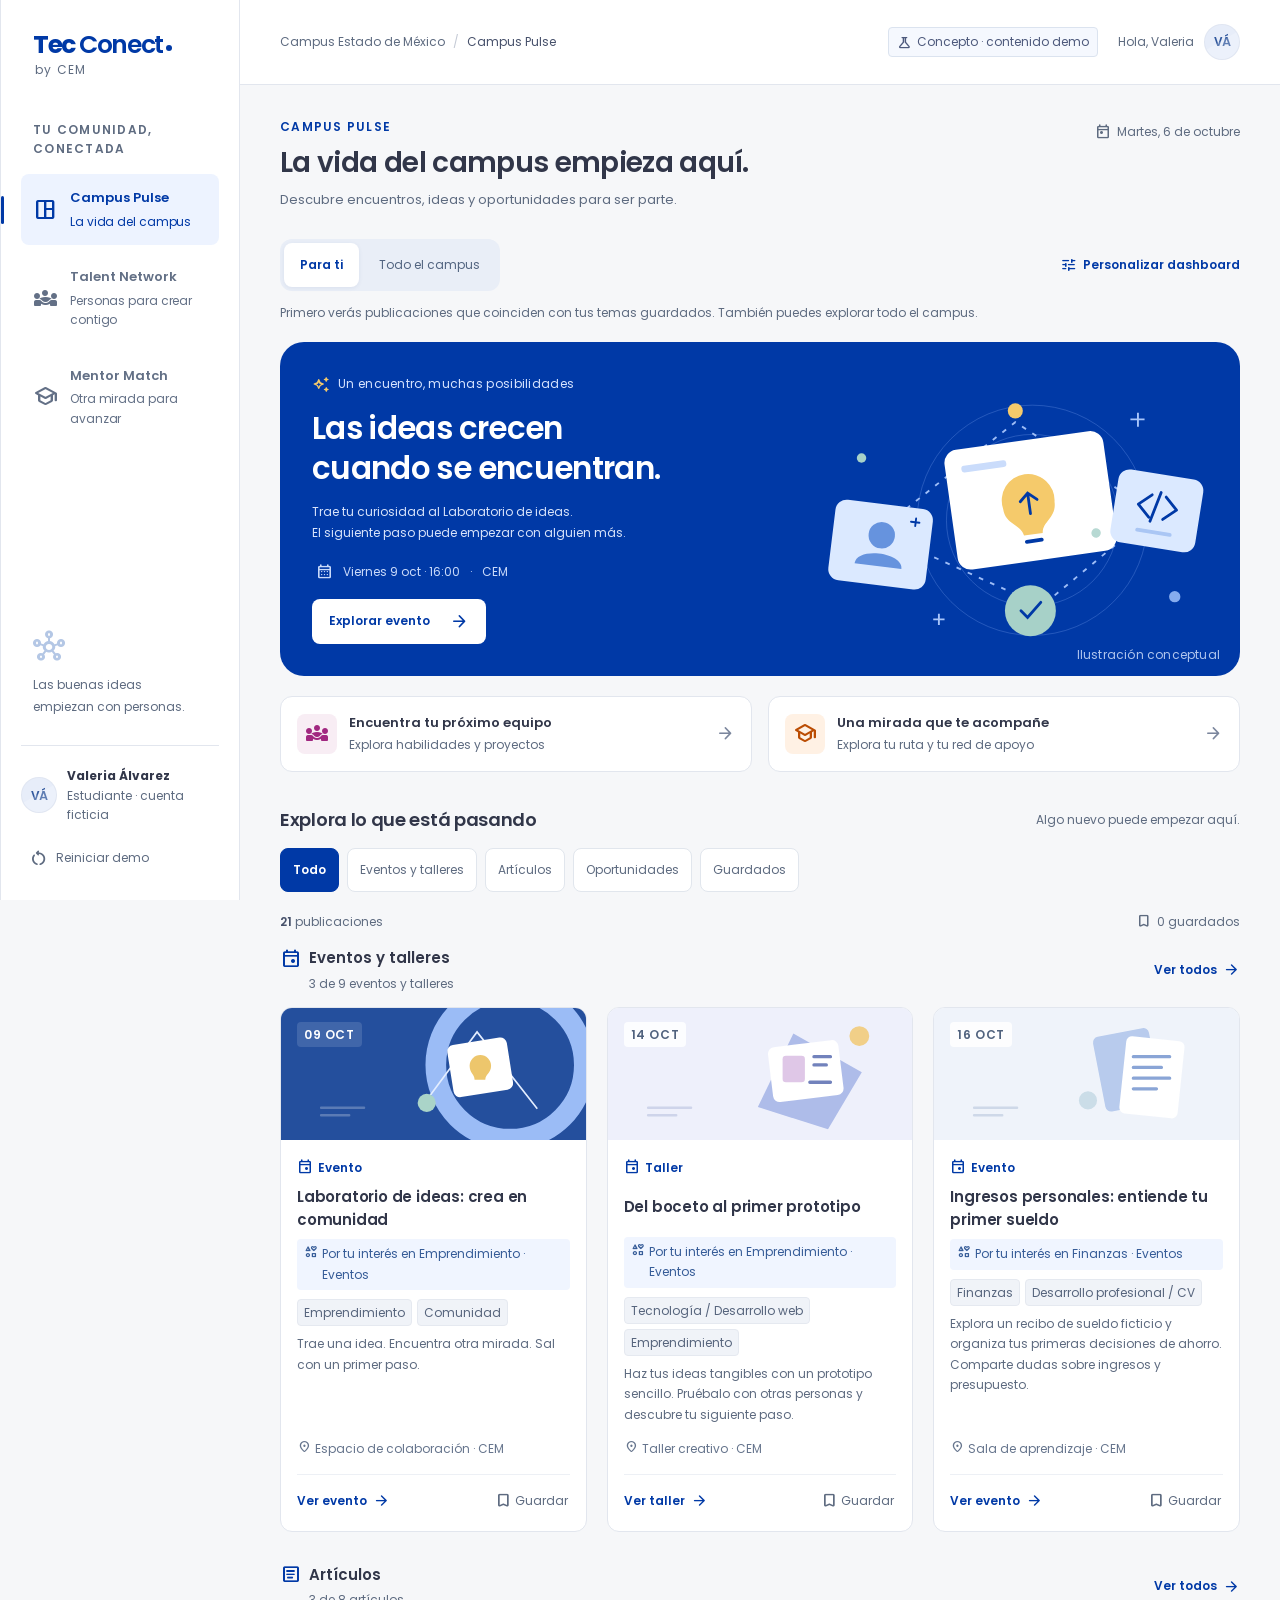
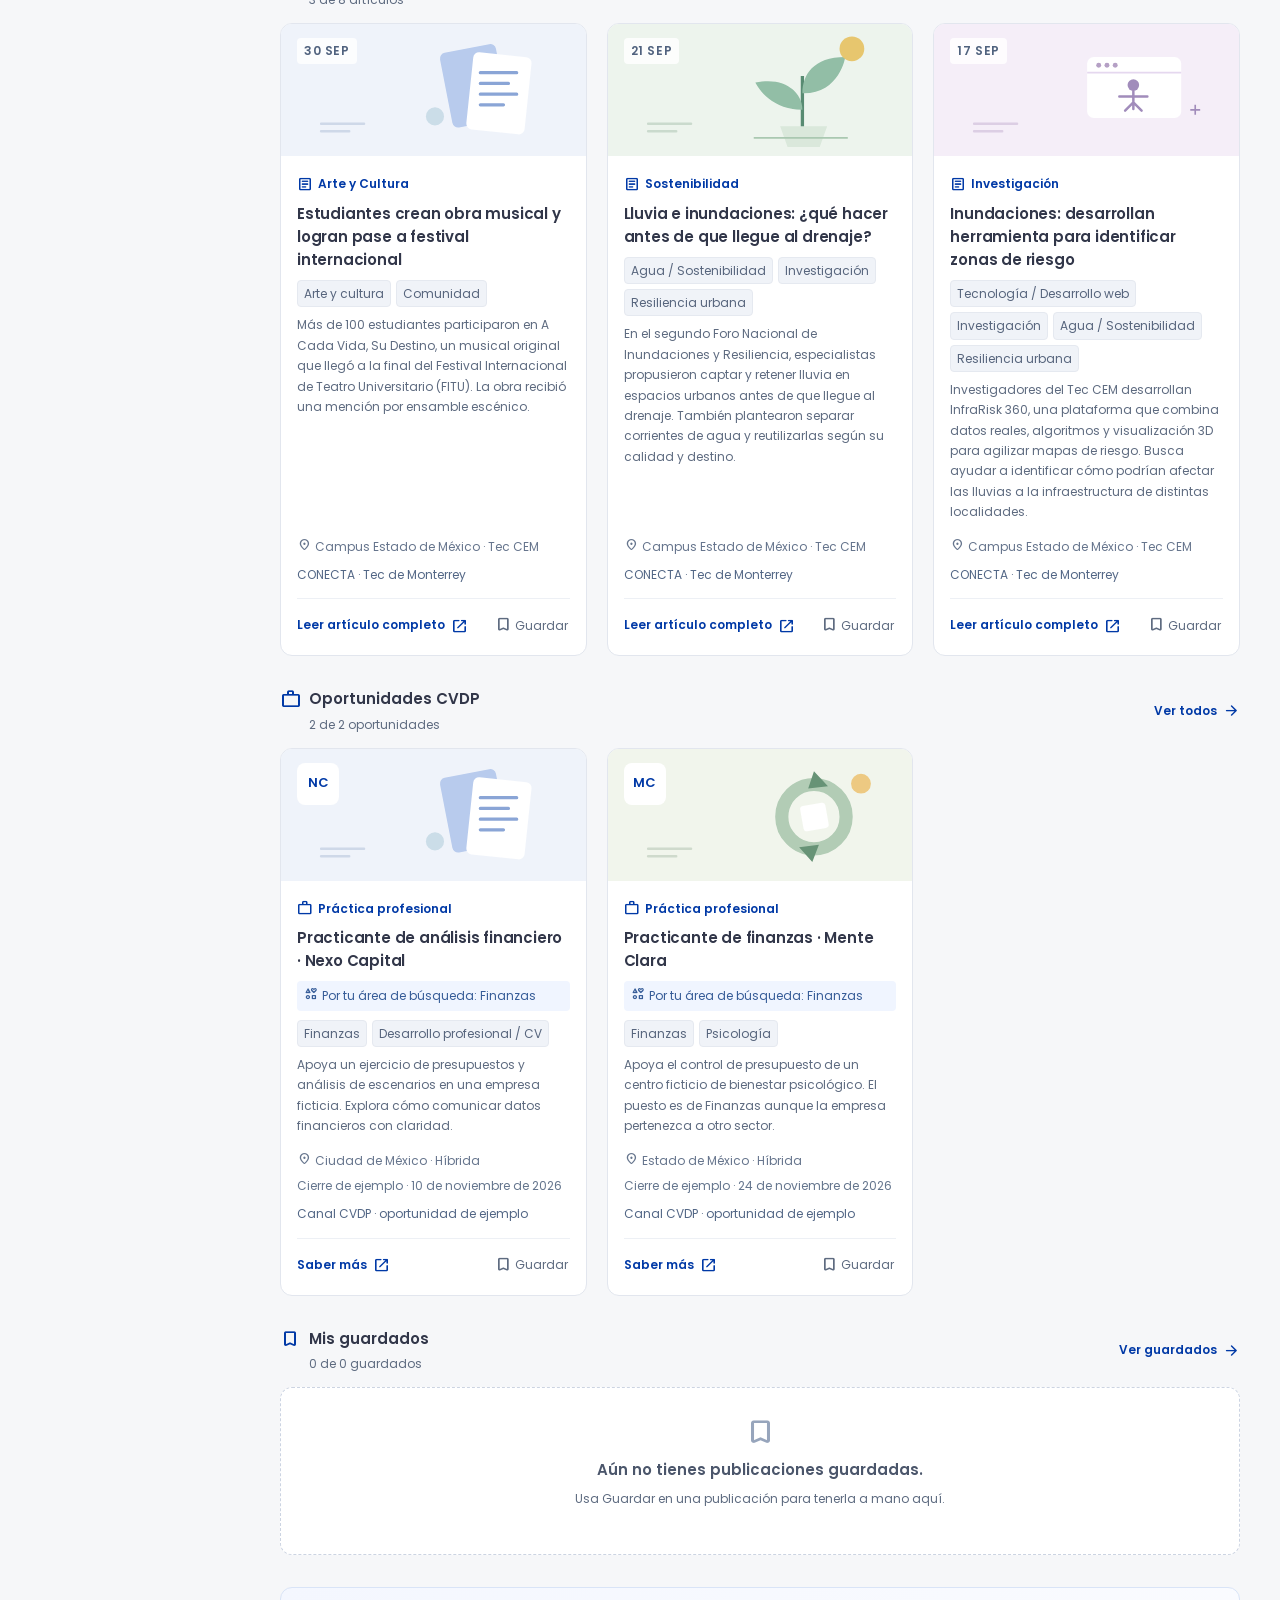
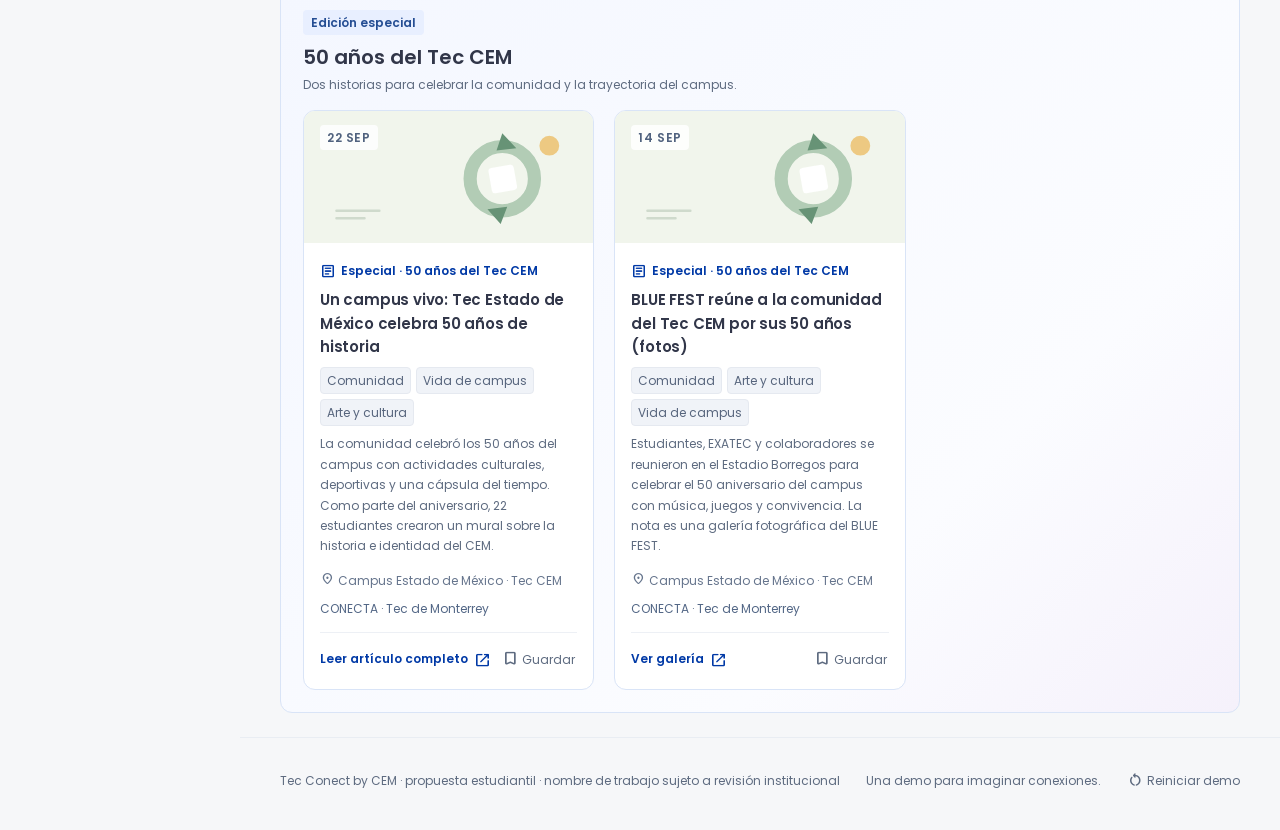
<file: tec-conect-v1/index.html>
<!doctype html>
<html lang="es">
<head>
  <meta charset="utf-8">
  <meta name="viewport" content="width=device-width, initial-scale=1">
  <meta name="theme-color" content="#0039A6">
  <meta name="description" content="Prototipo conceptual de Tec Conect by CEM: actividades, talento y mentoría con contenido ficticio.">
  <title>Tec Conect by CEM · Campus Pulse</title>
  <link rel="stylesheet" href="styles.css">
  <link rel="stylesheet" href="profile.css">
  <link rel="stylesheet" href="pulse.css">
  <link rel="stylesheet" href="talent.css">
  <link rel="stylesheet" href="mentor.css">
  <script defer src="data.js"></script>
  <script defer src="state.js"></script>
  <script defer src="ui.js"></script>
  <script defer src="calendar.js"></script>
  <script defer src="demo-ai.js"></script>
  <script defer src="views/profile.js"></script>
  <script defer src="views/pulse-actions.js"></script>
  <script defer src="views/pulse.js"></script>
  <script defer src="views/talent.js"></script>
  <script defer src="views/mentor.js"></script>
  <script defer src="app.js"></script>
</head>
<body>
  <a class="skip-link" href="#main">Saltar al contenido</a>
  <div id="app"></div>
  <div id="live" class="sr-only" role="status" aria-live="polite" aria-atomic="true"></div>
  <div id="toast" class="toast" aria-hidden="true" hidden></div>
  <noscript><p class="noscript">Activa JavaScript para explorar este prototipo de Tec Conect.</p></noscript>
</body>
</html>
</file>
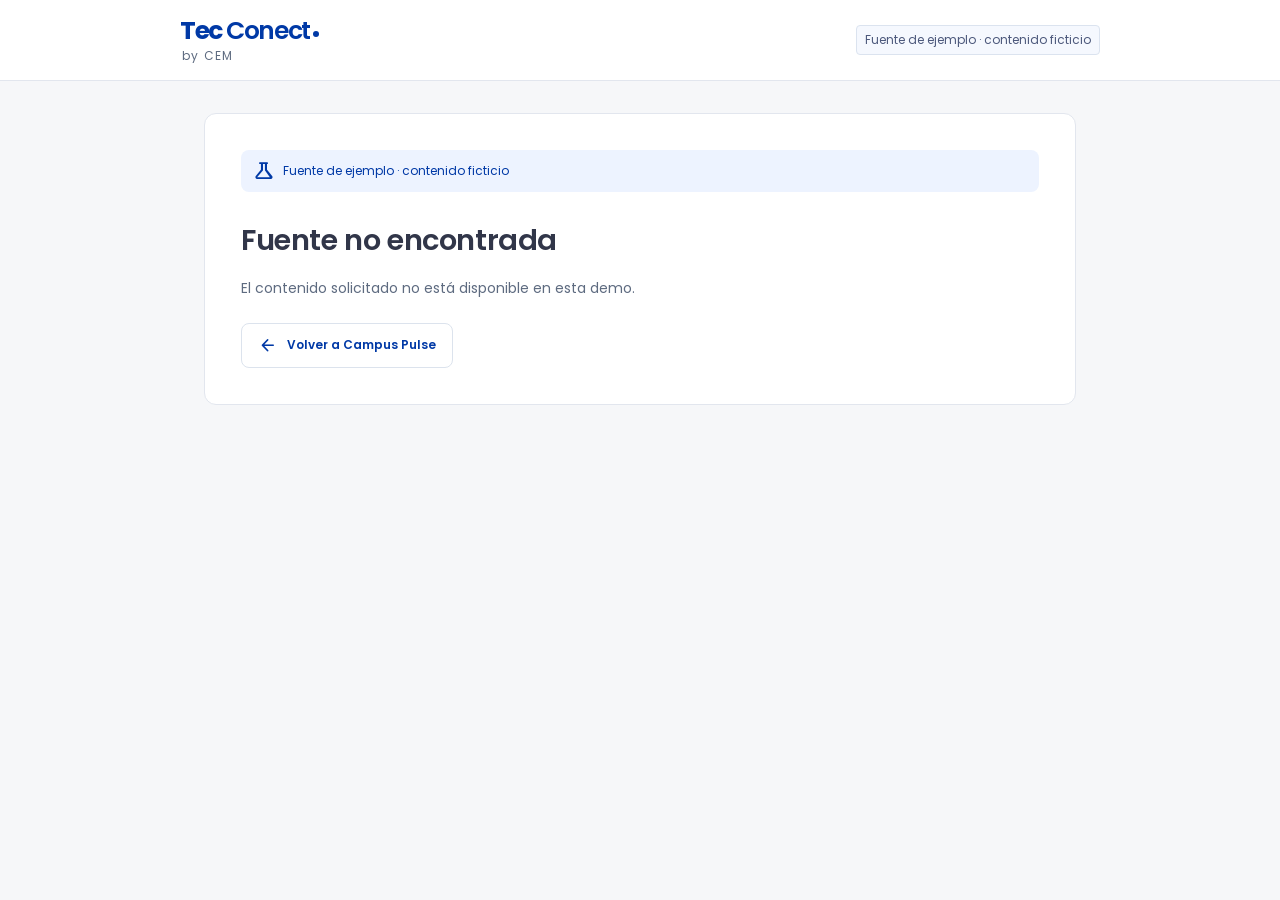
<file: tec-conect-v1/demo-source.html>
<!doctype html>
<html lang="es">
<head>
  <meta charset="utf-8">
  <meta name="viewport" content="width=device-width, initial-scale=1">
  <meta name="theme-color" content="#0039A6">
  <title>Fuente de ejemplo · Tec Conect</title>
  <link rel="stylesheet" href="styles.css">
  <link rel="stylesheet" href="pulse.css">
  <script defer src="data.js"></script>
  <script defer src="state.js"></script>
  <script defer src="ui.js"></script>
  <script defer src="demo-source.js"></script>
</head>
<body class="demo-source-page">
  <header class="source-topbar"><a href="index.html#/pulse" class="wordmark" aria-label="Tec Conect by CEM, volver a Pulse"><strong>Tec <span>Conect</span><i aria-hidden="true"></i></strong><small>by CEM</small></a><span class="concept-chip">Fuente de ejemplo · contenido ficticio</span></header>
  <main id="source-main" class="source-main"></main>
  <noscript><p class="noscript">Activa JavaScript para leer esta fuente ficticia.</p></noscript>
</body>
</html>
</file>
<file: tec-conect-v1/styles.css>
@font-face{font-family:Poppins;src:url('assets/Poppins-Regular.ttf') format('truetype');font-weight:400;font-display:swap}
@font-face{font-family:Poppins;src:url('assets/Poppins-SemiBold.ttf') format('truetype');font-weight:600;font-display:swap}
@font-face{font-family:Poppins;src:url('assets/Poppins-Bold.ttf') format('truetype');font-weight:700;font-display:swap}
@font-face{font-family:'Material Symbols Rounded';src:url('assets/MaterialSymbolsRounded.woff2') format('woff2');font-weight:400;font-style:normal;font-display:block}
:root{--blue:#0039a6;--ink:#313649;--muted:#5e6b80;--line:#e2e6ee;--bg:#f6f7f9;--purple:#a12780;--orange:#bb4c02;--accent:var(--blue);--tint:#edf3ff;--radius:12px}
*{box-sizing:border-box}
html{scroll-behavior:auto;scroll-padding-top:24px}
body{margin:0;background:var(--bg);color:var(--ink);font-family:Poppins,Arial,sans-serif;font-size:14px;line-height:1.6;-webkit-font-smoothing:antialiased}
button,input,select,textarea{font:inherit;color:inherit}
button,a,input,select,textarea{-webkit-tap-highlight-color:transparent}
button{cursor:pointer}
button:disabled{cursor:default}
a{color:inherit;text-decoration:none}
button{border:0;background:none}
button,a{touch-action:manipulation}
button:focus-visible,a:focus-visible,input:focus-visible,textarea:focus-visible,select:focus-visible,[tabindex]:focus-visible{outline:3px solid #467fdf;outline-offset:3px}
h1,h2,h3,p{margin:0}
h1,h2,h3{font-weight:600;line-height:1.35}
svg{display:block;max-width:100%}
[hidden]{display:none!important}
.icon{font-family:'Material Symbols Rounded';font-weight:400;font-style:normal;font-size:22px;line-height:1;letter-spacing:normal;text-transform:none;display:inline-block;white-space:nowrap;word-wrap:normal;direction:ltr;font-feature-settings:'liga';-webkit-font-feature-settings:'liga';-webkit-font-smoothing:antialiased;flex:0 0 auto}
.sr-only{position:absolute;width:1px;height:1px;padding:0;margin:-1px;overflow:hidden;clip:rect(0,0,0,0);white-space:nowrap;border:0}
.skip-link{position:fixed;z-index:100;left:16px;top:12px;transform:translateY(-150%);background:var(--blue);color:white;border-radius:8px;padding:12px 16px}
.skip-link:focus{transform:translateY(0)}
.app-shell{max-width:1400px;min-height:100vh;margin:auto;display:grid;grid-template-columns:240px minmax(0,1fr)}
.app-shell.talent{--accent:var(--purple);--tint:#faf0f7}
.app-shell.mentor{--accent:var(--orange);--tint:#fff4eb}
.sidebar{position:sticky;top:0;height:100vh;background:#fff;border-left:1px solid var(--line);border-right:1px solid var(--line);padding:32px 20px 20px;display:flex;flex-direction:column}
.wordmark{display:inline-flex;flex-direction:column;align-items:flex-start;min-height:44px;color:var(--blue);line-height:1}
.wordmark strong{font-size:25px;letter-spacing:-1.3px;font-weight:700;position:relative}
.wordmark strong span{font-weight:600}
.wordmark i{display:inline-block;height:6px;width:6px;background:var(--blue);border-radius:50%;margin:0 0 2px 3px}
.wordmark small{font-size:12px;letter-spacing:1.2px;padding-top:7px;margin-left:2px;color:#657593}
.sidebar>.wordmark{margin-left:12px}
.sidebar-kicker{margin:44px 12px 16px;color:#8790a3;font-size:12px;font-weight:600;letter-spacing:1.25px}
.sidebar nav{display:flex;flex-direction:column;gap:8px}
.nav-link{display:flex;align-items:center;gap:12px;padding:14px 12px;border-radius:8px;min-height:68px;position:relative;color:#637086}
.nav-link .icon{font-size:25px}
.nav-link strong{font-size:13px;display:block;font-weight:600}
.nav-link small{font-size:12px;display:block;margin-top:3px;letter-spacing:-.1px}
.nav-link.active{background:var(--tint);color:var(--accent)}
.nav-link.active:before{content:'';width:3px;height:28px;border-radius:4px;background:var(--accent);position:absolute;left:-20px}
.nav-link:hover{background:#f4f6fa}
.nav-link.active:hover{background:var(--tint)}
.sidebar-note{margin:auto 12px 28px;padding-top:56px;color:#78859b;font-size:12px;line-height:1.8}
.sidebar-note>.icon{font-size:32px;color:#b4c7e5;margin-bottom:12px}
.sidebar-footer{border-top:1px solid var(--line);padding-top:20px}
.account{display:flex;align-items:center;gap:10px}
.account strong{display:block;font-size:12px}
.account small{font-size:12px;display:block;color:var(--muted)}
.avatar{width:56px;height:56px;display:inline-flex;justify-content:center;align-items:center;flex-shrink:0;border-radius:50%;font-size:17px;font-weight:600;letter-spacing:-.5px;position:relative;overflow:hidden;border:1px solid rgba(49,54,73,.04)}
.avatar:after{content:'';position:absolute;width:55px;height:20px;background:rgba(255,255,255,.22);transform:rotate(-30deg);bottom:0;right:-16px}
.avatar.rose{background:#f2dce9;color:#84365f}
.avatar.blue{background:#dce7fc;color:#37548e}
.avatar.peach{background:#f7e3d8;color:#955640}
.avatar.mint{background:#dceddf;color:#47785c}
.avatar.lavender{background:#e9e1f5;color:#746091}
.avatar.sand{background:#f2e8d4;color:#907345}
.avatar.account-avatar{width:36px;height:36px;background:#e7edf9;color:#31589d;font-size:12px}
.reset-button{display:flex;align-items:center;gap:8px;margin:12px 0 0;min-height:44px;color:#788196;font-size:12px;padding:4px 8px}
.reset-button>.icon{font-size:19px}
.workspace{min-width:0}
.topbar{min-height:80px;padding:20px 40px;border-bottom:1px solid var(--line);display:flex;align-items:center;justify-content:space-between;gap:12px;background:#fff;position:sticky;top:0;z-index:15}
.desktop-context{font-size:12px;color:#7b8496;display:flex;gap:8px;align-items:center}
.desktop-context strong{font-weight:400;color:#47516b}
.desktop-context>span{color:#c4cad5}
.topbar-right{display:flex;align-items:center;gap:20px}
.concept-chip{display:inline-flex;align-items:center;gap:5px;white-space:nowrap;border:1px solid #dbe3ef;border-radius:4px;font-size:12px;background:#f5f8fe;color:#4d597c;padding:5px 8px;font-weight:400;line-height:1.5}
.concept-chip .icon{font-size:15px}
.top-account{display:flex;align-items:center;gap:10px;font-size:12px;color:#657086}
.mobile-brand,.topbar .mobile-reset{display:none}
.main-content{padding:32px 40px 24px;min-height:calc(100vh - 152px)}
.main-content:focus{outline:none}
.page-title{display:flex;align-items:flex-start;gap:16px;justify-content:space-between;margin-bottom:28px}
.eyebrow{display:block;font-size:12px;letter-spacing:1.25px;font-weight:600;text-transform:uppercase;color:var(--accent);margin-bottom:8px}
.page-title h1{font-size:25px;letter-spacing:-.65px;font-weight:600}
.page-title p{font-size:12px;color:var(--muted);margin-top:8px}
.date-label{display:flex;align-items:center;gap:6px;font-size:12px;white-space:nowrap;color:#81899a;padding-top:5px}
.date-label .icon{font-size:16px}
.pulse-hero{position:relative;overflow:hidden;display:grid;grid-template-columns:1.12fr 1fr;background:var(--blue);border-radius:24px;color:#fff;min-height:330px;align-items:center}
.hero-copy{padding:32px 0 32px 32px;position:relative;z-index:1}
.hero-eyebrow{display:flex;align-items:center;gap:8px;font-size:12px;font-weight:400;color:#d6e4ff;letter-spacing:.3px}
.hero-eyebrow .icon{font-size:18px;color:#f5ca6b}
.hero-copy h2{font-size:31px;line-height:1.28;letter-spacing:-.65px;margin:16px 0 12px;font-weight:600}
.hero-copy p{font-size:12px;line-height:1.8;color:#d7e3fa;max-width:360px}
.hero-meta{display:flex;align-items:center;gap:6px;color:#c9dafa;font-size:12px;margin:18px 0}
.hero-meta .icon{font-size:17px}
.hero-meta>span{margin:0 4px}
.hero-art{width:100%;height:auto;min-width:0}
.art-caption{position:absolute;right:20px;bottom:12px;color:#afc5ed;font-size:12px;letter-spacing:.2px}
.button{min-height:44px;border-radius:8px;display:inline-flex;align-items:center;justify-content:center;gap:10px;font-size:12px;font-weight:600;padding:12px 16px;line-height:1.5;border:1px solid transparent;transition:background .15s}
.button .icon{font-size:19px}
.button.primary{background:var(--accent);color:#fff}
.button.primary:hover{filter:brightness(.94)}
.button.secondary{background:#fff;color:var(--accent);border-color:#dce3ed}
.button.secondary:hover{background:var(--tint)}
.hero-button{background:#fff;color:var(--blue);font-size:12px;min-height:44px;gap:20px}
.hero-button:hover{background:#eaf1ff}
.full-width{width:100%}
.quick-links{display:grid;grid-template-columns:1fr 1fr;gap:16px;margin:20px 0 36px}
.quick-links>a{display:flex;align-items:center;gap:12px;padding:16px;border:1px solid var(--line);border-radius:12px;background:#fff;min-width:0}
.quick-links>a>span:nth-child(2){flex:1;min-width:0}
.quick-links strong{font-size:12px;font-weight:600;display:block;line-height:1.5}
.quick-links small{font-size:12px;color:var(--muted);display:block;margin-top:3px}
.quick-links>a>.icon{font-size:19px;color:#7b869d}
.quick-icon{display:flex;align-items:center;justify-content:center;border-radius:8px;width:40px;height:40px;flex-shrink:0}
.quick-icon.talent{background:#f8edf4;color:var(--purple)}
.quick-icon.mentor{background:#fff1e4;color:var(--orange)}
.quick-icon .icon{font-size:24px}
.quick-links>a:hover{border-color:#b9cbe8}
.section-heading{display:flex;justify-content:space-between;align-items:center;gap:16px;margin-bottom:16px}
.section-heading h2{font-size:16px;letter-spacing:-.3px}
.section-caption{color:#8c94a5;font-size:12px}
.filter-pills{display:flex;gap:8px;flex-wrap:wrap;margin-bottom:20px}
.filter-pill{display:flex;align-items:center;justify-content:center;font-size:12px;min-height:44px;padding:8px 16px;border:1px solid #e1e6ed;border-radius:8px;background:#fff;color:#707b8d;font-weight:400}
.filter-pill.selected{background:var(--accent);border-color:var(--accent);color:#fff;font-weight:600}
.filter-pill:hover:not(.selected){background:#eff3fa}
.results-summary{display:flex;align-items:center;justify-content:space-between;margin-bottom:16px;color:#7c8697;font-size:12px;gap:12px}
.results-summary strong{color:#46516a;font-weight:600}
.saved-count,.declared-note{display:flex;align-items:center;gap:5px;font-size:12px;color:#828ba0}
.saved-count .icon,.declared-note .icon{font-size:16px}
.cards-grid{display:grid;grid-template-columns:repeat(3,minmax(0,1fr));gap:20px}
.card{border:1px solid var(--line);background:#fff;border-radius:12px;overflow:hidden;min-width:0;transition:border-color .15s}
.card:hover{border-color:#c6d0df}
.card h3{font-size:13px;line-height:1.55;letter-spacing:-.2px}
.card h3 a:hover{color:var(--accent)}
.card h3 a{display:inline-flex;align-items:center;min-height:44px}
.card-body{padding:18px 16px 8px;display:flex;flex-direction:column;flex:1}
.pulse-card{display:flex;flex-direction:column}
.card-cover{height:132px;position:relative;overflow:hidden;color:#335394}
.card-cover.ideas,.detail-cover.ideas{background:#244f9d;color:#fff}
.card-cover.prototype,.detail-cover.prototype{background:#eef0fb;color:#7184b9}
.card-cover.garden,.detail-cover.garden{background:#edf4ed;color:#678f71}
.card-cover.stories,.detail-cover.stories{background:#eff3fa;color:#6e89b5}
.card-cover.access,.detail-cover.access{background:#f5eef8;color:#9470ac}
.card-cover.circular,.detail-cover.circular{background:#f1f5ec;color:#6c8e70}
.cover-svg{width:100%;height:100%;object-fit:cover}
.cover-date{position:absolute;top:14px;left:16px;display:inline-block;font-size:12px;letter-spacing:.6px;font-weight:600;padding:3px 7px;border-radius:4px;background:rgba(255,255,255,.83);color:#50627e}
.card-cover.ideas .cover-date{color:#fff;background:rgba(255,255,255,.13)}
.category-label{display:flex;align-items:center;gap:5px;font-size:12px;font-weight:600;color:var(--accent);margin-bottom:8px}
.category-label .icon{font-size:16px}
.pulse-card .card-body>p{font-size:12px;color:var(--muted);line-height:1.7;margin-top:8px;margin-bottom:14px}
.card-meta{display:flex;align-items:flex-start;gap:4px;color:#8a93a5;font-size:12px;margin-top:auto;line-height:1.7}
.card-meta>.icon{font-size:14px;margin-top:1px}
.card-actions{display:flex;align-items:center;justify-content:space-between;gap:4px;border-top:1px solid #edf0f5;margin-top:14px;padding-top:4px;min-height:48px}
.text-link{display:inline-flex;align-items:center;gap:6px;min-height:44px;font-size:12px;font-weight:600;color:var(--accent);padding:6px 0;line-height:1.5}
.text-link .icon{font-size:17px}
.text-link:hover{color:#315793}
.save-button{display:flex;align-items:center;gap:3px;font-size:12px;color:#7f899b;padding:8px 2px;min-height:44px;flex-shrink:0;border-radius:4px}
.save-button .icon{font-size:18px}
.save-button.saved{color:var(--blue)}
.community-note{display:flex;align-items:center;gap:16px;background:var(--tint);border:1px solid color-mix(in srgb,var(--accent) 8%,#fff);padding:20px 24px;border-radius:12px;margin-bottom:32px}
.community-note>.icon{font-size:30px;color:var(--accent)}
.community-note strong{display:block;color:var(--accent);font-size:12px;font-weight:600;margin-bottom:4px}
.community-note span:not(.icon){color:#776f7b;font-size:12px;display:block;line-height:1.8}
.directory-filters{display:flex;gap:12px;align-items:flex-end;margin-bottom:20px}
.search-field{display:flex;align-items:center;gap:8px;background:#fff;min-height:48px;border:1px solid #dbe0e9;border-radius:8px;padding:0 12px;flex:1;min-width:0}
.search-field>.icon{font-size:21px;color:#6b7489}
.search-field:focus-within{border-color:var(--accent);box-shadow:0 0 0 2px var(--accent)}
.search-field input{min-width:0;width:100%;min-height:44px;border:0;outline:none;padding:12px 0;background:none;font-size:12px}
.search-field input:focus-visible{outline:none}
.search-field input::placeholder{color:#5b6a82}
.search-field input::-webkit-search-cancel-button{display:none}
.icon-button{min-width:44px;min-height:44px;display:inline-flex;align-items:center;justify-content:center;padding:8px;border-radius:8px;color:#71819b}
.clear-search{margin-right:-10px;min-width:44px;min-height:44px;padding:4px}
.clear-search .icon{font-size:17px}
.select-field{min-width:200px;max-width:100%;display:flex;flex-direction:column;gap:6px}
.select-field label{color:#7b8597;font-size:12px;font-weight:600}
.select-field select{height:48px;background:#fff;border:1px solid #dbe0e9;border-radius:8px;padding:8px 30px 8px 12px;width:100%;font-size:12px;cursor:pointer;max-width:100%}
.filter-intro{display:flex;align-items:center;gap:8px;color:#7d7b7c;font-size:12px;min-height:48px;flex:1}
.filter-intro .icon{color:var(--accent);font-size:23px}
.person-card{padding:20px 18px 8px;display:flex;flex-direction:column}
.person-card-top{display:flex;gap:12px;align-items:center}
.person-card-top>div{min-width:0}
.person-card-top h3{font-size:13px}
.person-career{color:#758095;font-size:12px;line-height:1.6;margin-top:3px}
.semester{display:block;font-size:12px;color:#9aa1af;margin-top:3px}
.person-bio{color:#667087;font-size:12px;line-height:1.8;margin:18px 0 16px}
.tags{display:flex;gap:6px;flex-wrap:wrap}
.tag{display:inline-block;font-size:12px;color:#6d5670;background:#f8f1f7;padding:4px 7px;line-height:1.6;border-radius:4px}
.mentor .tag{background:#fff5ed;color:#956849}
.person-card-footer{display:flex;flex-direction:column;align-items:flex-start;margin-top:auto;padding-top:18px}
.availability{display:flex;gap:5px;align-items:center;font-size:12px;color:#78857b}
.availability .icon{font-size:16px;color:#6e947d}
.person-card-footer>.text-link{border-top:1px solid #edf0f5;margin-top:12px;width:100%;justify-content:space-between;padding-top:8px}
.empty-state{grid-column:1/-1;border:1px dashed #ccd4e2;border-radius:12px;background:#fff;text-align:center;padding:40px 24px;color:#748199}
.empty-state>.icon{font-size:32px;margin-bottom:12px;color:#97a5bc}
.empty-state h3{font-size:15px;color:#4b566b}
.empty-state p{font-size:12px;margin:8px 0 18px}
.page-footer{padding:20px 40px 28px;font-size:12px;color:#979faf;display:flex;justify-content:space-between;gap:16px;border-top:1px solid #e9edf3;align-items:center}
.footer-reset{font-size:12px;color:#7e899d;min-height:44px;padding:8px 0;display:inline-flex;align-items:center;gap:4px}
.footer-reset .icon{font-size:16px}
.bottomnav{display:none}
.detail-layout{display:grid;grid-template-columns:repeat(12,minmax(0,1fr));gap:24px;align-items:start}
.directory-panel{grid-column:span 5;position:sticky;top:104px;min-width:0}
.selected-content{grid-column:span 7;min-width:0}
.directory-panel-heading{margin:0 0 16px}
.directory-panel-heading .eyebrow{font-size:12px}
.directory-panel-heading h2{font-size:20px;letter-spacing:-.4px}
.directory-panel .directory-filters{flex-direction:column;gap:12px;align-items:stretch;margin-bottom:16px}
.directory-panel .select-field{min-width:0}
.directory-panel .search-field{flex:auto}
.directory-panel .mentor-filters .filter-intro{min-height:32px}
.directory-panel .filter-pills{gap:6px;margin-bottom:16px}
.directory-panel .filter-pill{font-size:12px;padding:8px 12px;min-height:44px}
.directory-scroll{max-height:calc(100vh - 300px);overflow-y:auto;overscroll-behavior:contain;padding:3px 8px 8px 3px;margin-left:-3px;scrollbar-width:thin;scrollbar-color:#d4dce9 transparent}
.compact-grid{grid-template-columns:minmax(0,1fr);gap:12px}
.current-card{border-color:color-mix(in srgb,var(--accent) 42%,#fff);box-shadow:inset 3px 0 0 var(--accent)}
.compact.pulse-card{display:grid;grid-template-columns:86px minmax(0,1fr);align-items:stretch}
.compact.pulse-card .card-cover{height:100%;min-height:140px}
.compact.pulse-card .cover-svg{height:140px;width:180px;max-width:none;position:absolute;left:-60px;bottom:0;opacity:.8}
.compact.pulse-card .cover-date{top:12px;left:8px;font-size:12px;padding:4px}
.compact.pulse-card .card-body{padding:12px 12px 4px}
.compact.pulse-card .card-body>p{display:none}
.compact.pulse-card h3{font-size:12px;line-height:1.6;margin-bottom:10px}
.compact.pulse-card .category-label{font-size:12px;margin-bottom:6px}
.compact.pulse-card .card-meta{display:none}
.compact.pulse-card .card-actions{margin-top:0;padding-top:0;min-height:44px}
.compact.pulse-card .text-link{font-size:12px}
.compact.pulse-card .save-button span{display:none}
.compact.pulse-card .save-button{min-width:44px;justify-content:center}
.compact.person-card{padding:16px 16px 4px}
.compact.person-card .person-card-top h3{font-size:12px}
.compact.person-card .avatar{width:44px;height:44px;font-size:14px}
.compact.person-card .person-bio{font-size:12px;margin:12px 0}
.compact.person-card .person-card-footer{padding-top:12px}
.compact.person-card .person-card-footer>.text-link{margin-top:8px}
.compact.person-card .availability{font-size:12px}
.compact.person-card .semester{font-size:12px}
.back-link{display:inline-flex;min-height:44px;align-items:center;gap:8px;color:#7c879b;font-size:12px;margin-top:-7px;margin-bottom:12px;border-radius:4px}
.back-link>.icon{font-size:19px}
.detail-panel{background:#fff;border:1px solid var(--line);border-radius:12px;overflow:hidden}
.detail-cover{height:180px;position:relative;overflow:hidden}
.detail-cover .cover-svg{max-width:100%;width:100%;height:240px;transform:translateY(-30px)}
.detail-cover-label{position:absolute;bottom:16px;left:24px;display:flex;align-items:center;gap:5px;border-radius:4px;padding:4px 7px;font-size:12px;background:rgba(255,255,255,.92);color:#4d597c}
.detail-cover-label>.icon{font-size:14px}
.detail-body{padding:28px}
.detail-body h1{font-size:25px;letter-spacing:-.6px;line-height:1.4;margin-bottom:12px}
.detail-intro{font-size:12px;line-height:1.9;color:#768097}
.event-facts{display:flex;flex-direction:column;gap:14px;border-top:1px solid #edf0f5;border-bottom:1px solid #edf0f5;padding:20px 0;margin-top:24px}
.event-facts>div{display:flex;align-items:center;gap:12px;font-size:12px;color:#647189}
.event-facts .icon{color:#8197bc;font-size:20px}
.detail-save{margin:20px 0 28px;display:flex;flex-direction:column;align-items:flex-start;gap:8px}
.detail-save>span{font-size:12px;color:#97a0ae}
.prose h2,.profile-section h2,.request-summary h2{font-size:14px;margin-bottom:12px;letter-spacing:-.25px}
.prose p,.profile-section p{font-size:12px;color:#738097;line-height:1.9}
.prose ul{margin:16px 0 24px;padding-left:18px;color:#738097;font-size:12px}
.prose li{padding-left:2px;margin:8px 0}
.prose li::marker{color:#8fa6cb}
.source-box{display:flex;gap:12px;background:#f7f9fc;border-radius:8px;padding:16px;align-items:center}
.source-box>.icon{color:#7591c2;font-size:24px}
.source-box strong{display:block;font-size:12px;font-weight:600}
.source-box span{display:block;color:#9aa3b1;font-size:12px;margin-top:3px}
.concept-note{display:flex;gap:7px;align-items:flex-start;color:#909aae;font-size:12px;line-height:1.8;margin-top:16px;margin-bottom:16px}
.concept-note .icon{font-size:16px;margin-top:1px}
.profile-banner{height:126px;position:relative;overflow:hidden;color:#987599}
.profile-banner.rose,.profile-banner.lavender{background:#f4eaf2}
.profile-banner.blue{background:#e9effb;color:#7793c3}
.profile-banner.peach{background:#f8eee8;color:#c1997e}
.profile-banner.mint{background:#eaf3ed;color:#89ae98}
.profile-banner.sand{background:#f6f0e5;color:#bca57f}
.profile-banner-label{position:absolute;top:20px;left:24px;display:flex;align-items:center;gap:6px;font-size:12px;color:inherit;z-index:1}
.profile-banner-label .icon{font-size:17px}
.banner-orbit{width:170px;height:170px;position:absolute;border:22px solid currentColor;opacity:.12;right:-26px;top:-45px;border-radius:50%}
.banner-orbit:before{content:'';position:absolute;height:170px;width:170px;border:1px solid currentColor;left:-58px;top:39px;border-radius:50%}
.profile-panel .detail-body{padding-top:0}
.profile-identity{display:flex;align-items:center;justify-content:space-between;position:relative;margin-top:-40px;margin-bottom:16px}
.avatar.large{width:80px;height:80px;border:5px solid #fff;font-size:24px}
.profile-fiction{font-size:12px;border:1px solid #e7e8ee;border-radius:4px;padding:3px 7px;color:#9ba2af;align-self:flex-end;margin-bottom:8px}
.profile-panel h1{margin-bottom:6px}
.profile-role{font-size:12px;color:#6d7588}
.profile-semester{font-size:12px;color:#9aa2b0;margin-top:4px}
.profile-bio{margin:20px 0 24px;font-size:12px;color:#6e7b91;line-height:1.9}
.under-button{text-align:center;color:#929bad;font-size:12px;line-height:1.8;margin:8px 0 0}
.profile-section{border-top:1px solid #edf0f5;padding-top:24px;margin-top:24px}
.subsection-heading{display:flex;justify-content:space-between;align-items:center;gap:8px}
.small-label{font-size:12px;color:#959cac;border-radius:4px;background:#f6f7f9;padding:3px 6px;margin-bottom:12px}
.skill-list{border:1px solid #eceef3;border-radius:8px;overflow:hidden}
.skill-list>div{display:flex;justify-content:space-between;align-items:center;gap:16px;padding:12px 14px;font-size:12px}
.skill-list>div+div{border-top:1px solid #eceef3}
.skill-list>div>span:last-child{font-size:12px;color:#98718b;background:#faf2f7;border-radius:4px;padding:3px 6px}
.profile-section .section-note{font-size:12px;color:#a0a7b5;margin-top:10px;line-height:1.8}
.project-card{display:flex;gap:12px;border:1px solid #ece8ed;border-radius:8px;padding:16px;background:#fcfafc}
.project-card>div{min-width:0}
.project-icon{display:flex;align-items:center;justify-content:center;border-radius:8px;min-width:34px;height:34px;background:#f0e6ef;color:#a8759b}
.project-icon>.icon{font-size:21px}
.project-card .eyebrow{font-size:12px;letter-spacing:.6px;margin-bottom:6px;color:#a48c9e}
.project-card h3{font-size:12px;margin-bottom:8px}
.project-card p{font-size:12px;line-height:1.8}
.project-role{font-size:12px;color:#a48c9e;margin-top:10px;display:block}
.availability-list{display:flex;flex-direction:column;gap:16px;margin:0}
.availability-list>div{display:flex;flex-direction:column;gap:3px}
.availability-list dt{display:flex;align-items:center;gap:6px;font-size:12px;color:#98a1b0}
.availability-list dt>.icon{font-size:16px;color:#8ca18f}
.availability-list dd{font-size:12px;color:#637186;margin:0 0 0 22px}
.help-list{list-style:none;padding:0;margin:16px 0 0;display:flex;flex-direction:column;gap:12px}
.help-list li{display:flex;gap:8px;font-size:12px;color:#7c7d84;align-items:center}
.help-list .icon{font-size:17px;color:#b48c6b}
.status{display:inline-flex;align-items:center;gap:5px;border-radius:4px;font-size:12px;padding:6px 8px;line-height:1.5}
.status .icon{font-size:16px}
.status.pending{background:#fff8e8;color:#8d6c25;border:1px solid #f2e5c6}
.profile-bio+.status{margin:-4px 0 16px}
.form-panel h1{font-size:24px}
.form-panel .detail-intro{font-size:12px}
.recipient{display:flex;gap:12px;align-items:center;padding:18px 0;border-top:1px solid #edf0f5;border-bottom:1px solid #edf0f5;margin:24px 0}
.recipient .avatar{width:44px;height:44px;font-size:14px}
.recipient>div{min-width:0}
.recipient span:not(.avatar){font-size:12px;color:#a2a9b5;display:block;margin-bottom:2px}
.recipient strong{font-weight:600;font-size:12px;display:block}
.recipient small{font-size:12px;color:#98a2b1;display:block;margin-top:2px}
.form-field label,.modality-field legend{display:block;font-size:12px;font-weight:600;line-height:1.7}
.required-label{display:inline-block;font-size:12px;font-weight:400;color:#9da5b2;margin-left:5px}
.field-hint{font-size:12px;line-height:1.8;color:#9da5b2;margin-top:4px;margin-bottom:12px}
textarea{display:block;width:100%;border:1px solid #dce1eb;border-radius:8px;background:#fff;padding:14px;font-size:12px;line-height:1.8;resize:vertical;min-height:140px}
textarea::placeholder{color:#a9b0bd;font-size:12px}
textarea[aria-invalid="true"]{border-color:#c54747;background:#fffafa}
.field-limit{display:block;text-align:right;color:#a3aabb;font-size:12px;margin-top:5px}
.field-error{display:flex;align-items:flex-start;gap:5px;font-size:12px;color:#a52e38;margin-top:8px;line-height:1.6}
.field-error .icon{font-size:16px;margin-top:1px}
.modality-field{padding:0;border:0;min-width:0;margin:24px 0 0}
.modality-field legend{margin-bottom:12px;padding:0}
.modality-options{display:grid;grid-template-columns:1fr 1fr;gap:12px}
.modality-options label{display:flex;align-items:center;gap:8px;min-height:48px;border:1px solid #dce1eb;border-radius:8px;padding:10px 12px;cursor:pointer;font-size:12px}
.modality-options label:has(input:checked){border-color:var(--accent);background:var(--tint)}
.modality-options input{accent-color:var(--accent);margin:0;width:16px;height:16px}
.modality-options span{display:flex;gap:6px;align-items:center}
.modality-options .icon{font-size:19px;color:#a4aab6}
.consent-note{display:flex;align-items:flex-start;gap:10px;padding:16px;border-radius:8px;background:#f5f7fb;margin-top:24px}
.consent-note>.icon{font-size:21px;color:#91a3c1}
.consent-note p{font-size:12px;color:#7c8aa1;line-height:1.9}
.conduct-note{display:flex;align-items:flex-start;gap:6px;color:#a0a8b5;font-size:12px;line-height:1.8;margin:16px 0 24px}
.conduct-note .icon{font-size:16px;color:#b8a3b2;margin-top:1px}
.confirmation-panel .detail-body{padding:36px 28px}
.confirmation-icon{width:64px;height:64px;background:var(--tint);border-radius:12px;color:var(--accent);display:flex;align-items:center;justify-content:center;margin-bottom:24px}
.confirmation-icon>.icon{font-size:32px}
.confirmation-panel .status{margin-top:20px;font-size:12px}
.request-summary{margin-top:28px;padding:20px;border:1px solid #eceef4;border-radius:8px;background:#fcfcfd}
.request-summary h2{font-size:12px;color:#6c768d;margin-bottom:12px}
.user-message{font-size:12px;color:#6e7a90;line-height:1.9;white-space:pre-wrap;overflow-wrap:anywhere}
.summary-modality{margin-top:16px;border-top:1px solid #edf0f5;padding-top:12px;display:flex;align-items:center;gap:8px;font-size:12px;color:#8b96aa}
.summary-modality .icon{font-size:18px}
.confirmation-panel .consent-note{margin-bottom:24px}
.toast{position:fixed;z-index:50;left:50%;bottom:24px;transform:translateX(-50%);background:#263853;color:#fff;box-shadow:0 8px 24px #21344c26;display:flex;align-items:center;gap:10px;font-size:12px;padding:14px 20px;border-radius:12px;max-width:calc(100vw - 32px);width:max-content}
.toast>.icon{font-size:21px;color:#a9d6c4}
.noscript{padding:24px}
@media(min-width:1024px) and (max-width:1199px){
 .topbar{padding:20px 24px}.desktop-context{font-size:12px;gap:6px}.top-account{display:none}.topbar-right{gap:8px}
 .main-content{padding:28px 24px 24px}.page-title h1{font-size:22px}.date-label{display:none}.hero-copy{padding-left:24px}.hero-copy h2{font-size:26px}.hero-copy p{font-size:12px}.hero-eyebrow{font-size:12px}.pulse-hero{min-height:310px}
 .cards-grid{gap:16px}.card-body{padding:16px 14px 6px}.card h3{font-size:12px}.person-card{padding:18px 14px 8px}.person-card .avatar{width:44px;height:44px;font-size:14px}.person-card-top{gap:8px}.person-card-top h3{font-size:12px}.person-career{font-size:12px}
 .quick-links>a{padding:14px 12px;gap:8px}.quick-links strong{font-size:12px}.quick-links small{font-size:12px}.quick-icon{width:32px;height:36px}.quick-links>a>.icon{font-size:17px}
 .detail-layout{gap:16px}.detail-body{padding:24px 20px}.detail-body h1{font-size:22px}.form-panel h1{font-size:21px}.compact.pulse-card{grid-template-columns:65px minmax(0,1fr)}.compact.pulse-card .card-body{padding:10px 10px 4px}.compact.pulse-card h3{font-size:12px}.directory-panel .filter-pill{padding:8px 9px;font-size:12px}.directory-panel-heading h2{font-size:18px}.compact.person-card{padding:14px 12px 4px}.compact.person-card .person-card-top{gap:9px}.compact.person-card .person-card-top h3{font-size:12px}.compact.person-card .person-career{font-size:12px}
 .page-footer{padding:16px 24px 24px}.page-footer>span:nth-child(2){display:none}
}
@media(max-width:1023px){
 .app-shell{display:block}.sidebar{display:none}.topbar{padding:20px 24px;min-height:80px;background:#fff}.mobile-brand{display:block}.mobile-brand .wordmark strong{font-size:24px}.mobile-brand .wordmark small{font-size:12px}.desktop-context{display:none}.top-account{display:none}.topbar .mobile-reset{display:inline-flex}.topbar-right{gap:12px}.concept-chip{font-size:12px;padding:5px 8px}
 .main-content{padding:28px 24px 32px;min-height:calc(100vh - 190px)}.page-title{margin-bottom:24px}.page-title h1{font-size:27px}.date-label{display:none}.page-title p{font-size:12px}.pulse-hero{min-height:330px}.hero-copy h2{font-size:30px}.hero-copy p{font-size:12px}.hero-eyebrow{font-size:12px}
 .cards-grid{grid-template-columns:repeat(2,minmax(0,1fr));gap:20px}.card h3{font-size:15px}.card-cover{height:158px}.card-body{padding:20px 20px 8px}.category-label{font-size:12px}.pulse-card .card-body>p{font-size:12px}.card-meta{font-size:12px}.text-link{font-size:12px}.save-button{font-size:12px}.save-button .icon{font-size:20px}
 .quick-links strong{font-size:12px}.quick-links small{font-size:12px}.section-heading h2{font-size:19px}.section-caption{display:none}.filter-pill{font-size:12px}.results-summary{font-size:12px}.saved-count,.declared-note{font-size:12px}
 .person-card{padding:24px 20px 8px}.person-card-top h3{font-size:15px}.person-career{font-size:12px}.semester{font-size:12px}.person-bio{font-size:12px}.tag{font-size:12px}.availability{font-size:12px}.status{font-size:12px}.person-card-footer>.text-link{min-height:48px}
 .community-note strong{font-size:13px}.community-note span:not(.icon){font-size:12px}.select-field label{font-size:12px}.select-field select{font-size:12px}.search-field input{font-size:12px}
 .detail-layout{display:block}.directory-panel{display:none}.selected-content{max-width:760px;margin:0 auto}.back-link{font-size:12px;margin-top:-8px;margin-bottom:16px}.detail-body{padding:32px}.detail-body h1{font-size:30px}.detail-intro{font-size:14px}.detail-cover{height:240px}.detail-cover .cover-svg{height:300px;transform:translateY(-30px)}.detail-cover-label{font-size:12px}
 .event-facts>div{font-size:12px}.detail-save>span{font-size:12px}.prose h2,.profile-section h2{font-size:17px}.prose p,.profile-section p{font-size:13px}.prose ul{font-size:12px}.source-box strong{font-size:12px}.source-box span{font-size:12px}.concept-note{font-size:12px}.button{font-size:13px;min-height:48px}
 .profile-banner{height:160px}.profile-banner-label{font-size:12px;top:24px;left:32px}.avatar.large{width:88px;height:88px;font-size:27px}.profile-role{font-size:13px}.profile-semester{font-size:12px}.profile-bio{font-size:13px}.profile-fiction{font-size:12px}.under-button{font-size:12px}.small-label{font-size:12px}.skill-list>div{font-size:12px}.skill-list>div>span:last-child{font-size:12px}.profile-section .section-note{font-size:12px}.project-card h3{font-size:14px}.project-card p{font-size:12px}.project-card .eyebrow{font-size:12px}.project-role{font-size:12px}.availability-list dt{font-size:12px}.availability-list dd{font-size:12px}.help-list li{font-size:12px}
 .form-panel h1{font-size:28px}.form-panel .detail-intro{font-size:13px}.recipient strong{font-size:14px}.recipient span:not(.avatar),.recipient small{font-size:12px}.form-field label,.modality-field legend{font-size:13px}.required-label{font-size:12px}.field-hint{font-size:12px}.field-limit{font-size:12px}.field-error{font-size:12px}textarea{font-size:13px;min-height:160px}textarea::placeholder{font-size:12px}.modality-options label{font-size:13px;min-height:52px}.consent-note p{font-size:12px}.conduct-note{font-size:12px}.request-summary h2{font-size:13px}.user-message{font-size:13px}.summary-modality{font-size:12px}
 .page-footer{padding:16px 24px 100px;font-size:12px;flex-wrap:wrap;gap:8px 16px}.footer-reset{font-size:12px}.page-footer>span:nth-child(2){display:none}
 .bottomnav{position:fixed;bottom:0;left:0;right:0;background:rgba(255,255,255,.97);border-top:1px solid #dee4ef;display:grid;grid-template-columns:repeat(3,minmax(0,1fr));padding:8px 16px calc(8px + env(safe-area-inset-bottom));z-index:20;box-shadow:0 -4px 20px #283f6710}
 .bottomnav>a{display:flex;flex-direction:column;align-items:center;justify-content:center;min-height:52px;gap:5px;color:#8a94a7;font-size:12px;border-radius:8px;position:relative}
 .bottomnav>a>span:last-child{font-size:12px;white-space:normal;text-align:center;line-height:1.5}
 .bottomnav .icon{font-size:24px}.bottomnav>a.active{color:var(--accent);font-weight:600}.bottomnav>a.active:before{content:'';position:absolute;width:44px;height:28px;border-radius:8px;background:var(--tint);top:0;z-index:-1}
 .toast{bottom:86px;font-size:12px}
}
@media(max-width:767px){
 body{font-size:14px}.app-shell{display:block}.topbar{padding:16px 16px 12px;display:grid;grid-template-columns:minmax(0,1fr) 44px;gap:8px;min-height:100px}.mobile-brand{grid-row:1;grid-column:1}.mobile-brand .wordmark{min-height:44px}.mobile-brand .wordmark strong{font-size:23px}.mobile-brand .wordmark small{font-size:12px;padding-top:6px}.topbar-right{display:contents}.concept-chip{grid-row:2;grid-column:1/-1;justify-self:start;font-size:12px;padding:4px 7px}.concept-chip .icon{font-size:14px}.mobile-reset{grid-row:1;grid-column:2;align-self:center}
 .main-content{padding:24px 16px 28px;display:grid;grid-template-columns:repeat(4,minmax(0,1fr));column-gap:8px}.main-content>*{grid-column:1/-1}.main-content.is-detail{padding-top:20px}.page-title{display:block;margin-bottom:24px}.eyebrow{font-size:12px;letter-spacing:1px;margin-bottom:8px}.page-title h1{font-size:25px;letter-spacing:-.65px;line-height:1.4}.page-title p{font-size:12px;margin-top:8px;line-height:1.8;max-width:330px}
 .pulse-hero{display:block;min-height:0;border-radius:12px}.hero-copy{padding:24px 24px 26px}.hero-eyebrow{font-size:12px;letter-spacing:0;gap:6px}.hero-eyebrow .icon{font-size:17px}.hero-copy h2{font-size:28px;line-height:1.28;letter-spacing:-.6px;margin-top:16px;margin-bottom:12px}.hero-copy p{font-size:12px;max-width:280px;line-height:1.8}.desktop-break{display:none}.hero-meta{font-size:12px;margin-top:16px;margin-bottom:20px}.hero-button{font-size:12px;padding:12px 16px;min-height:44px}.hero-art{height:200px;margin-top:-14px;width:100%;object-fit:contain}.art-caption{font-size:12px;right:16px;bottom:10px}
 .quick-links{grid-template-columns:1fr;gap:12px;margin-top:16px;margin-bottom:32px}.quick-links>a{padding:14px 16px;min-height:76px;gap:12px}.quick-links strong{font-size:12px}.quick-links small{font-size:12px}.quick-icon{width:36px;height:36px}.quick-icon .icon{font-size:23px}
 .section-heading{margin-bottom:16px}.section-heading h2{font-size:17px;line-height:1.5;letter-spacing:-.3px}.filter-pills{gap:6px;margin-bottom:16px}.filter-pill{font-size:12px;padding:8px 12px;min-height:44px}.results-summary{font-size:12px;margin-bottom:16px}.saved-count,.declared-note{font-size:12px}.cards-grid{grid-template-columns:minmax(0,1fr);gap:16px}.card-cover{height:160px}.cover-date{font-size:12px;top:16px;left:20px}.card-body{padding:20px 20px 8px}.card h3{font-size:17px;line-height:1.5}.category-label{font-size:12px;margin-bottom:10px}.pulse-card .card-body>p{font-size:12px;line-height:1.8;margin-top:8px;margin-bottom:16px}.card-meta{font-size:12px;gap:5px}.card-meta>.icon{font-size:16px}.card-actions{margin-top:16px;padding-top:6px;min-height:52px}.text-link{font-size:12px;min-height:44px}.text-link .icon{font-size:18px}.save-button{font-size:12px;gap:5px;padding:8px 0;min-height:44px}.save-button .icon{font-size:21px}
 .community-note{padding:16px;gap:12px;margin-bottom:28px;align-items:flex-start}.community-note>.icon{font-size:25px;margin-top:2px}.community-note strong{font-size:12px}.community-note span:not(.icon){font-size:12px;line-height:1.8;margin-top:6px}.directory-filters{flex-direction:column;align-items:stretch;gap:14px;margin-bottom:20px}.search-field{min-height:48px}.search-field input{font-size:12px;padding:12px 0}.select-field{min-width:0;gap:6px}.select-field label{font-size:12px}.select-field select{font-size:12px;height:48px}.filter-intro{font-size:12px;min-height:30px}.mentor-filters{gap:12px}
 .person-card{padding:24px 20px 8px}.person-card-top{gap:14px}.person-card-top .avatar{width:58px;height:58px;font-size:18px}.person-card-top h3{font-size:17px}.person-career{font-size:12px;line-height:1.7}.semester{font-size:12px;margin-top:4px}.person-bio{font-size:12px;line-height:1.9;margin:20px 0 16px}.tag{font-size:12px;padding:5px 8px}.tags{gap:8px}.person-card-footer{padding-top:20px}.availability{font-size:12px}.availability .icon{font-size:18px}.person-card-footer>.text-link{margin-top:16px;padding:8px 0;min-height:48px}.status{font-size:12px;padding:7px 8px}.status .icon{font-size:17px}
 .back-link{font-size:12px;margin-top:-8px;margin-bottom:12px;min-height:44px}.detail-panel{border-radius:12px}.detail-body{padding:24px 20px}.detail-body h1{font-size:25px;line-height:1.45;letter-spacing:-.5px}.detail-intro{font-size:12px;line-height:1.9}.detail-cover{height:190px}.detail-cover .cover-svg{height:220px;transform:translateY(-15px)}.detail-cover-label{font-size:12px;left:20px;bottom:14px}.event-facts{gap:16px;margin-top:20px}.event-facts>div{font-size:12px;line-height:1.8;gap:10px;align-items:flex-start}.event-facts .icon{font-size:20px;margin-top:1px}.detail-save{margin-top:20px;margin-bottom:28px}.detail-save .button{width:100%}.detail-save>span{font-size:12px;align-self:center}.button{font-size:12px;min-height:48px}.button .icon{font-size:20px}.prose h2,.profile-section h2{font-size:15px;margin-bottom:12px}.prose p,.profile-section p{font-size:12px;line-height:1.9}.prose ul{font-size:12px}.prose li{margin:10px 0}.source-box{padding:14px;gap:10px}.source-box strong{font-size:12px}.source-box span{font-size:12px}.concept-note{font-size:12px;margin-top:16px;gap:6px}
 .profile-banner{height:136px}.profile-banner-label{font-size:12px;top:20px;left:20px}.profile-identity{margin-top:-37px;margin-bottom:16px}.avatar.large{width:78px;height:78px;font-size:24px}.profile-role{font-size:12px}.profile-semester{font-size:12px;line-height:1.8}.profile-bio{font-size:12px;line-height:1.9;margin:20px 0 24px}.profile-fiction{font-size:12px}.under-button{font-size:12px;line-height:1.8}.profile-section{padding-top:24px;margin-top:24px}.small-label{font-size:12px;padding:3px 5px}.skill-list>div{font-size:12px;padding:12px}.skill-list>div>span:last-child{font-size:12px}.profile-section .section-note{font-size:12px}.project-card{padding:14px;gap:10px}.project-card h3{font-size:12px;line-height:1.6}.project-card p{font-size:12px;line-height:1.9}.project-card .eyebrow{font-size:12px;line-height:1.7}.project-role{font-size:12px}.project-icon{min-width:30px;height:30px}.project-icon .icon{font-size:20px}.availability-list{gap:18px}.availability-list dt{font-size:12px}.availability-list dd{font-size:12px;line-height:1.8}.help-list li{font-size:12px;line-height:1.8;align-items:flex-start}.help-list .icon{margin-top:3px}
 .form-panel h1{font-size:23px}.form-panel .detail-intro{font-size:12px}.recipient{margin:24px 0;padding:18px 0;gap:12px}.recipient strong{font-size:13px}.recipient span:not(.avatar),.recipient small{font-size:12px}.recipient small{line-height:1.8}.form-field label,.modality-field legend{font-size:12px}.required-label{font-size:12px}.field-hint{font-size:12px;margin-top:6px;margin-bottom:12px;line-height:1.8}.field-limit{font-size:12px}textarea{font-size:12px;line-height:1.9;padding:12px;min-height:154px}textarea::placeholder{font-size:12px}.field-error{font-size:12px;line-height:1.7}.modality-options{gap:8px}.modality-options label{padding:10px 8px;font-size:12px;gap:6px}.modality-options span{gap:4px}.modality-options .icon{font-size:17px}.modality-options input{height:15px;width:15px}.consent-note{padding:14px;gap:8px}.consent-note p{font-size:12px;line-height:1.9}.conduct-note{font-size:12px;line-height:1.9}
 .confirmation-panel .detail-body{padding:32px 20px}.confirmation-panel h1{font-size:25px}.confirmation-icon{height:56px;width:56px;border-radius:12px}.confirmation-icon .icon{font-size:29px}.confirmation-panel .status{font-size:12px}.request-summary{padding:16px}.request-summary h2{font-size:12px}.user-message{font-size:12px}.summary-modality{font-size:12px}
 .page-footer{padding:0 16px 96px;font-size:12px;border-top:0;display:flex;align-items:center;justify-content:space-between;gap:8px}.footer-reset{font-size:12px;gap:4px}.footer-reset .icon{font-size:16px}.page-footer>span:first-child{max-width:175px;line-height:1.8}
 .bottomnav{padding:8px 16px calc(8px + env(safe-area-inset-bottom))}.bottomnav>a{font-size:12px;min-height:52px;gap:5px}.bottomnav .icon{font-size:24px}.toast{bottom:88px;font-size:12px;padding:14px 16px;width:max-content;max-width:calc(100vw - 32px)}
}
@media(prefers-reduced-motion:reduce){*{transition:none!important;scroll-behavior:auto!important}}

/* Semantic secondary copy keeps readable contrast on white and light surfaces. */
.sidebar-kicker,.sidebar-note,.reset-button,.desktop-context,.top-account,.date-label,
.quick-links small,.section-caption,.results-summary,.saved-count,.declared-note,
.filter-pill:not(.selected),.card-meta,.save-button:not(.saved),.community-note span:not(.icon),
.select-field label,.filter-intro,.person-career,.semester,.person-bio,.availability,
.empty-state,.page-footer,.footer-reset,.back-link,.detail-intro,.event-facts>div,
.detail-save>span,.prose p,.prose ul,.profile-section p,.source-box span,.concept-note,
.profile-role,.profile-semester,.profile-bio,.profile-fiction,.under-button,.small-label,
.profile-section .section-note,.project-card .eyebrow,.project-role,.availability-list dt,
.availability-list dd,.help-list li,.recipient span:not(.avatar),.recipient small,
.required-label,.field-hint,.field-limit,.consent-note p,.conduct-note,.request-summary h2,
.user-message,.summary-modality,.bottomnav>a:not(.active){color:var(--muted)}
.search-field input::placeholder,textarea::placeholder{color:var(--muted);opacity:1}
.profile-banner-label{color:#6f536e}
.profile-banner.blue .profile-banner-label{color:#405c88}
.profile-banner.peach .profile-banner-label{color:#87583d}
.profile-banner.mint .profile-banner-label{color:#426c50}
.profile-banner.sand .profile-banner-label{color:#7e653e}
.tag{color:#725270}
.mentor .tag{color:#875538}
.project-card .eyebrow,.project-role{color:#795673}
.profile-section .section-note{color:var(--muted)}
.small-label{background:#f6f7f9}
.skill-list>div>span:last-child{color:#795673}
.wordmark small{color:var(--muted)}
@media(min-width:1024px){
 .main-content{display:grid;grid-template-columns:repeat(12,minmax(0,1fr));column-gap:24px;align-content:start}
 .main-content>*{grid-column:1/-1}
 .page-title h1{font-size:28px}.page-title p{font-size:13px}
 .card h3,.person-card-top h3,.compact.person-card .person-card-top h3{font-size:15px}
 .pulse-card .card-body>p,.person-bio,.person-career,.compact.person-card .person-bio,.compact.person-card .person-career{font-size:12px}
 .category-label,.card-meta,.text-link,.save-button,.semester,.tag,.availability,.saved-count,.declared-note,.results-summary,.compact.person-card .availability,.compact.person-card .semester{font-size:12px}
 .compact.pulse-card h3{font-size:13px}.compact.pulse-card .category-label,.compact.pulse-card .text-link{font-size:12px}
 .compact.pulse-card .card-body{padding:14px 12px 6px}.compact.pulse-card .card-cover{min-height:180px}
 .compact.person-card .person-card-top{align-items:flex-start}.compact.person-card .person-card-top .avatar{margin-top:3px}
 .person-card-top{align-items:flex-start}.person-card-top .avatar{margin-top:3px}
 .filter-pill,.directory-panel .filter-pill{font-size:12px;padding:8px 12px}
 .directory-panel .filter-pills{gap:6px}
 .search-field input,.select-field select{font-size:12px}
 .select-field label,.filter-intro{font-size:12px}
 .section-heading h2{font-size:18px}
 .quick-links strong{font-size:13px}.quick-links small{font-size:12px}
 .detail-intro,.profile-bio,.prose p,.profile-section p,.user-message{font-size:13px}
 .event-facts>div,.prose ul,.profile-role,.skill-list>div,.project-card p,.availability-list dd,.help-list li{font-size:12px}
 .source-box strong,.source-box span,.detail-save>span,.concept-note,.profile-semester,.profile-fiction,.under-button,.small-label,.profile-section .section-note,.project-card .eyebrow,.project-role,.availability-list dt,.skill-list>div>span:last-child,.summary-modality,.status{font-size:12px}
 .form-panel .detail-intro{font-size:13px}
 .recipient strong{font-size:14px}.recipient span:not(.avatar),.recipient small{font-size:12px}
 .form-field label,.modality-field legend{font-size:13px}.required-label{font-size:12px}
 .field-hint,.field-limit,.field-error,.consent-note p,.conduct-note{font-size:12px}
 textarea{font-size:13px;min-height:170px}textarea::placeholder{font-size:12px}
 .modality-options label{font-size:12px;min-height:52px}.request-summary h2{font-size:12px}
 .profile-banner-label{font-size:12px}
 .directory-scroll{max-height:calc(100vh - 350px)}
}
@media(min-width:1024px) and (max-width:1199px){
 .page-title h1{font-size:24px}.quick-links strong{font-size:12px}.quick-links small{font-size:12px}
 .cards-grid{gap:16px}.card-body{padding:16px 14px 6px}.card-actions{align-items:flex-start;flex-direction:column;gap:0;padding-top:4px}
 .card-actions .save-button{align-self:flex-end;margin-top:-44px}.card-actions .text-link{padding-right:80px}
 .compact.pulse-card .card-actions{flex-direction:row;align-items:center}.compact.pulse-card .card-actions .text-link{padding-right:0}.compact.pulse-card .save-button{margin-top:0}
 .directory-panel .filter-pill{font-size:12px;padding:8px 10px}
 .compact.pulse-card{grid-template-columns:60px minmax(0,1fr)}.compact.pulse-card .card-body{padding:12px 10px 6px}
 .compact.pulse-card .text-link{font-size:12px}
 .compact.person-card .person-card-top{gap:8px}.compact.person-card .person-card-top .avatar{width:36px;height:36px;font-size:12px}
 .compact.person-card .person-card-top h3{font-size:14px}
 .modality-options{grid-template-columns:1fr}
 .small-label{font-size:12px}
 .subsection-heading{align-items:flex-start;flex-direction:column;gap:0}
}
/* iOS Safari zooms into form fields below 16px on focus; keep phone fields at 16px. */
@media (max-width:767px){input,textarea,select{font-size:16px!important}}
</file>
<file: tec-conect-v1/profile.css>
/* F1: the account entry is shared; profile styles are scoped to its own views. */
.account{min-height:44px;border-radius:8px}
.account>div{min-width:0}
.account strong{overflow:hidden;text-overflow:ellipsis;white-space:nowrap}
.top-account{min-height:44px;max-width:220px;border-radius:8px}
.top-account>span:first-child{overflow:hidden;text-overflow:ellipsis;white-space:nowrap}
.mobile-profile{display:none}
.self-profile-label{display:inline-flex;margin-left:8px;font-size:12px;color:var(--accent);background:var(--tint);border-radius:4px;padding:2px 6px;vertical-align:middle}
.profile{--accent:var(--blue);--tint:#edf3ff}
.profile-page-title h1{font-size:28px}
.profile .page-title p{font-size:14px;line-height:1.8;max-width:none}
.profile-tabs{display:flex;gap:8px;border-bottom:1px solid var(--line);margin:-4px 0 24px;min-width:0}
.profile-tabs a{min-height:48px;padding:12px 16px;font-size:14px;color:var(--muted);border-radius:8px 8px 0 0;border-bottom:3px solid transparent;display:flex;align-items:center;text-align:center}
.profile-tabs a.active{color:var(--blue);border-bottom-color:var(--blue);background:#edf3ff}
.own-profile-layout{display:grid;grid-template-columns:minmax(0,8fr) minmax(240px,4fr);gap:24px;align-items:start;width:100%;min-width:0}
.own-profile-main,.own-profile-summary{display:grid;gap:24px;min-width:0}
.profile-card{border:1px solid var(--line);background:#fff;border-radius:12px;padding:24px;min-width:0;overflow-wrap:anywhere}
.profile-card h2{font-size:18px;margin-bottom:16px;display:flex;align-items:center;gap:8px;letter-spacing:-.2px}
.profile-card h3{font-size:16px;margin:0 0 8px}
.profile-card p{font-size:14px;line-height:1.8}
.profile-card .profile-muted{color:var(--muted);font-size:14px}
.profile-card .tags{margin-top:12px;gap:8px}
.profile .tag{font-size:12px;padding:5px 8px;overflow-wrap:anywhere;white-space:normal}
.profile .profile-role{font-size:16px}
.profile .profile-semester{font-size:12px;margin-top:8px}
.profile .profile-bio{font-size:14px;line-height:1.8;margin:20px 0 16px;white-space:pre-wrap}
.profile .profile-fiction,.profile .small-label{font-size:12px;line-height:1.5}
.profile .section-note{font-size:12px;color:var(--muted);margin-top:16px;line-height:1.8}
.own-profile-identity{padding:0;overflow:hidden}
.own-profile-banner{height:96px;background:#edf3ff;color:var(--blue);padding:24px;display:flex;align-items:flex-start;gap:8px;font-size:12px}
.own-profile-card-body{padding:0 24px 24px}
.own-profile-avatar-row{display:flex;align-items:center;justify-content:space-between;gap:12px;margin-top:-28px;margin-bottom:16px}
.profile .avatar.large{height:80px;width:80px;font-size:24px;border:4px solid #fff}
.own-profile-card-body h2{font-size:24px;margin-bottom:8px;display:block}
.own-profile-card-body .button{margin-top:24px}
.profile .button{font-size:14px;min-height:48px;padding:12px 16px}
.profile .text-link{font-size:14px;min-height:44px;display:inline-flex;align-items:center;gap:8px;margin-top:12px}
.profile .subsection-heading{gap:12px;flex-wrap:wrap;align-items:center;margin-bottom:16px}
.profile .subsection-heading h2{margin-bottom:0}
.profile .skill-list>div{font-size:14px;padding:14px 16px;gap:16px}
.profile .skill-list>div>span:last-child{font-size:12px;flex-shrink:0}
.own-project-list{display:grid;gap:16px}
.own-project{border:1px solid var(--line);border-radius:8px;padding:16px}
.profile .eyebrow{font-size:12px;line-height:1.8}
.profile .project-role{font-size:12px;display:block;margin-top:12px}
.own-contact-list{margin:16px 0 0;display:grid;gap:16px}
.own-contact-list>div{min-width:0}
.own-contact-list dt{font-size:12px;color:var(--muted);display:flex;align-items:center;gap:8px;flex-wrap:wrap}
.own-contact-list dd{font-size:14px;margin:4px 0 0;overflow-wrap:anywhere}
.own-contact-list dd .text-link{margin-top:0;max-width:100%;word-break:break-word}
.visibility-label{display:inline-flex;align-items:center;gap:4px;padding:2px 8px;border-radius:4px;background:#f2f4f7;font-size:12px;color:var(--muted)}
.visibility-label.public{background:#edf3ff;color:var(--blue)}
.profile-status{display:flex;align-items:center;gap:8px;color:var(--muted);margin-bottom:12px;font-size:14px;font-weight:600}
.profile-status.available{color:var(--blue)}
.profile-preference-summary .text-link{margin-top:20px}
.profile-demo-note{font-size:12px;line-height:1.8;color:var(--muted);display:flex;align-items:flex-start;gap:8px;padding:0 8px}
.profile-demo-note .icon{font-size:20px;margin-top:2px}
.profile-card-heading{display:flex;align-items:flex-start;justify-content:space-between;gap:12px;flex-wrap:wrap}
.profile-form-grid{display:grid;grid-template-columns:minmax(0,1fr) minmax(0,1fr);gap:0 16px}
.profile .form-field{margin:0 0 20px;min-width:0;scroll-margin-top:140px}
.profile .form-field label{font-size:14px;line-height:1.8;margin-bottom:8px}
.profile .form-field input,.profile .form-field select,.profile .form-field textarea{width:100%;min-width:0;min-height:48px;border:1px solid #bdc8d9;border-radius:8px;background:#fff;padding:12px;font-size:14px;line-height:1.6}
.profile .form-field textarea{min-height:120px;resize:vertical}
.profile .form-field input[aria-invalid=true],.profile .form-field select[aria-invalid=true],.profile .form-field textarea[aria-invalid=true]{border-color:#a52e38;background:#fffafa}
.profile .required-label,.profile .field-hint,.profile .field-error{font-size:12px;line-height:1.8}
.profile .required-label{color:var(--muted)}
.profile .field-hint{margin:0 0 8px;color:var(--muted)}
.profile .field-error{margin-top:8px;color:#a52e38}
.profile-draft-rows{display:grid;gap:16px;margin:20px 0}
.profile-row{padding:16px;margin:0;border:1px solid var(--line);border-radius:8px;min-width:0}
.profile-row legend{font-size:12px;font-weight:600;color:var(--muted);padding:0 8px}
.profile-row .form-field:last-of-type{margin-bottom:8px}
.profile-skill-fields{display:grid;grid-template-columns:minmax(0,1.5fr) minmax(0,1fr);gap:16px}
.profile .profile-remove{margin-top:0;color:#a52e38;min-height:44px;padding:8px 0;font-size:12px}
.profile-contact-editor{padding-top:20px;margin-top:20px;border-top:1px solid var(--line)}
.profile-contact-editor .form-field{margin-bottom:8px}
.profile-checkbox{min-height:48px;display:flex;align-items:center;gap:12px;cursor:pointer;font-size:12px;padding:8px 0;line-height:1.8}
.profile-checkbox input,.profile-topic input{width:20px;height:20px;margin:0;flex-shrink:0;accent-color:var(--blue)}
.profile-toggle{position:relative;min-height:64px;display:flex;gap:12px;align-items:center;padding:16px 0;cursor:pointer}
.profile-toggle+.profile-toggle{border-top:1px solid var(--line)}
.profile-toggle input{position:absolute;width:44px;height:44px;right:0;margin:0;opacity:0;cursor:pointer;z-index:1}
.profile-toggle>span:first-of-type{min-width:0;flex:1}
.profile-toggle strong{display:block;font-size:14px;font-weight:600;line-height:1.8}
.profile-toggle small{display:block;font-size:12px;color:var(--muted);line-height:1.8;margin-top:4px}
.toggle-track{width:44px;height:24px;border-radius:12px;flex-shrink:0;background:#9aa8bc;position:relative}
.toggle-track:after{content:'';position:absolute;width:18px;height:18px;background:#fff;border-radius:50%;left:3px;top:3px;transition:transform .15s}
.profile-toggle:has(input:checked) .toggle-track{background:var(--blue)}
.profile-toggle:has(input:checked) .toggle-track:after{transform:translateX(20px)}
.profile-toggle:has(input:focus-visible) .toggle-track{outline:3px solid #467fdf;outline-offset:5px}
.profile-save-bar{background:#fff;border:1px solid var(--line);border-radius:12px;padding:24px;display:grid;gap:16px}
.profile-save-bar p{font-size:12px;color:var(--muted)}
.profile-form-actions{display:flex;gap:12px;flex-wrap:wrap}
.profile-topics{border:0;padding:0;margin:24px 0 0;display:grid;grid-template-columns:repeat(2,minmax(0,1fr));gap:12px;min-width:0}
.profile-topic{display:flex;align-items:center;min-height:56px;border:1px solid var(--line);border-radius:8px;padding:12px;gap:12px;font-size:14px;line-height:1.8;cursor:pointer}
.profile-topic:has(input:checked){background:#edf3ff;border-color:var(--blue)}
.profile-topic:has(input:focus-visible){outline:3px solid #467fdf;outline-offset:3px}
.profile-topic>span:not(.icon){flex:1}
.profile-topic .icon{display:none;font-size:20px;color:var(--blue)}
.profile-topic:has(input:checked) .icon{display:inline-block}
@media(min-width:1024px) and (max-width:1199px){
 .own-profile-layout{grid-template-columns:minmax(0,1fr)}
 .own-profile-summary{grid-template-columns:repeat(2,minmax(0,1fr))}
 .profile-demo-note{grid-column:1/-1}
}
@media(max-width:1023px){
 .mobile-profile{display:inline-flex;padding:4px;min-width:44px;min-height:44px}
 .topbar-right{gap:8px}
 .own-profile-layout{grid-template-columns:minmax(0,1fr)}
 .own-profile-summary{grid-template-columns:repeat(2,minmax(0,1fr))}
 .profile-demo-note{grid-column:1/-1}
}
@media(max-width:767px){
 .topbar{grid-template-columns:minmax(0,1fr) 44px 44px;column-gap:4px}
 .topbar .mobile-reset{grid-column:2}
 .topbar .mobile-profile{grid-row:1;grid-column:3}
 .profile .main-content.is-detail{padding-top:24px}
 .profile-page-title h1{font-size:26px}
 .profile .page-title p{font-size:14px}
 .profile-tabs{gap:0;justify-content:space-between;margin-bottom:24px}
 .profile-tabs a{padding:12px 8px;font-size:12px}
 .own-profile-main,.own-profile-summary{gap:16px}
 .own-profile-layout{gap:16px}
 .own-profile-summary{grid-template-columns:minmax(0,1fr)}
 .profile-card{padding:20px 16px}
 .own-profile-identity{padding:0}
 .own-profile-banner{padding:20px 16px}
 .own-profile-card-body{padding:0 16px 20px}
 .own-profile-card-body h2{font-size:22px}
 .profile-card h2{font-size:18px}
 .profile-form-grid,.profile-skill-fields,.profile-topics{grid-template-columns:minmax(0,1fr)}
 .profile-row{padding:12px}
 .profile .form-field input,.profile .form-field select,.profile .form-field textarea{font-size:16px}
 .profile .form-field label{font-size:14px}
 .profile-form-actions{flex-direction:column}
 .profile-form-actions .button{width:100%}
 .profile-save-bar{padding:20px 16px}
}
</file>
<file: tec-conect-v1/pulse.css>
.pulse-personalization{display:flex;flex-wrap:wrap;gap:12px;align-items:center;margin:0 0 20px}
.pulse-status{display:inline-flex;align-items:center;gap:6px;align-self:flex-start;min-height:32px;padding:5px 10px;border-radius:8px;font-size:12px;font-weight:600;line-height:1.4;background:#e6f5ef;color:#1d6b52;border:1px solid #bfe3d4}
.pulse-status>.icon{font-size:18px}
.pulse-widget-hint{display:flex;flex-wrap:wrap;align-items:center;gap:0 8px;margin:4px 0 0 29px;font-size:12px;color:#5b6a82}
.pulse-widget-hint>.icon{font-size:16px}
.pulse-eligibility-note{display:flex;align-items:flex-start;gap:6px;margin:12px 0 0;font-size:12px;line-height:1.6;color:#5b6a82}
.pulse-eligibility-note>.icon{flex:none;font-size:16px}
.pulse-empty-opportunities>div{display:flex;flex-wrap:wrap;justify-content:center;gap:12px}
.pulse-card .card-body>.pulse-status{margin-top:10px}
.pulse-actions{display:flex;flex-wrap:wrap;align-items:center;gap:12px;margin-top:24px}
.pulse-actions .button{flex:1 1 220px}
.pulse-actions-note{flex-basis:100%;margin:0;font-size:12px;color:#5b6a82}
.confirmation-panel .pulse-actions{margin-top:24px}
.profile-review{margin-top:24px;padding:16px;border:1px solid #dce3ed;border-radius:12px;background:#fff}
.profile-review h2{font-size:15px;margin:0 0 12px}
.profile-review dl{display:grid;gap:12px;margin:0 0 12px}
.profile-review dt{font-size:12px;color:#5b6a82}
.profile-review dd{margin:2px 0 0;font-size:14px;font-weight:600;overflow-wrap:anywhere}
.profile-review .text-link{font-size:12px}
#register-form,#apply-form{margin-top:24px}
.pulse-modes{display:inline-flex;max-width:100%;padding:4px;gap:4px;background:#e9eef7;border-radius:12px}
.pulse-mode{min-height:44px;padding:9px 16px;border-radius:8px;font-size:12px;color:#536581;white-space:nowrap}
.pulse-mode.selected{background:#fff;color:var(--blue);font-weight:600;box-shadow:0 1px 4px #22468014}
.pulse-mode:disabled{color:#798292;opacity:.7}
.pulse .pulse-customize{margin-left:auto;font-size:12px}
.pulse-mode-note{flex-basis:100%;font-size:12px;color:var(--muted)}
.pulse-dashboard{display:flex;flex-direction:column;gap:32px}
.pulse-special{margin-top:32px;padding:22px;border:1px solid #d9e4f7;border-radius:12px;background:linear-gradient(135deg,#f4f7ff 0%,#fbfcff 70%,#f5f1fb 100%)}
.pulse-special-heading{margin-bottom:16px}
.pulse-special-eyebrow{display:inline-flex;align-items:center;min-height:24px;padding:3px 8px;border-radius:4px;background:#e8efff;color:#244d93;font-size:12px;font-weight:600}
.pulse-special-heading h3{margin-top:8px;font-size:20px;line-height:1.4}
.pulse-special-heading p{margin-top:4px;color:var(--muted);font-size:12px;line-height:1.6}
.pulse-special-card{border-color:#d9e4f7}
.pulse-widget{min-width:0}
.pulse-widget-heading{display:flex;justify-content:space-between;gap:12px;align-items:center;margin-bottom:14px}
.pulse-widget-heading h3{font-size:15px;display:flex;align-items:center;gap:8px;line-height:1.5}
.pulse-widget-heading h3>.icon{font-size:21px;color:var(--blue)}
.pulse .pulse-widget-heading>.text-link{flex-shrink:0;font-size:12px}
.pulse-widget-total{font-size:12px;color:var(--muted);margin:4px 0 0 29px}
.pulse .pulse-reason{display:flex;align-items:flex-start;gap:4px;color:#365c98;background:#f0f5ff;border-radius:4px;font-size:12px;line-height:1.7;padding:5px 7px;margin-top:8px}
.pulse-reason>.icon{font-size:14px;margin-top:1px}
.pulse-card .pulse-channel,.pulse-card .pulse-source-attribution{display:block;font-size:12px;line-height:1.6;color:#536786;margin-top:8px}
.pulse-card .card-body>.pulse-deadline{font-size:12px;color:#65768e;margin:5px 0 0}
.pulse .pulse-card .card-actions{flex-wrap:wrap;gap:0 8px}
.pulse .pulse-card .card-actions>.text-link{flex:1;min-width:90px;font-size:12px}
.pulse-topic-tags{display:flex;flex-wrap:wrap;gap:5px;margin-top:9px;min-width:0}
.pulse-topic-tag{font-size:12px;line-height:1.6;background:#f0f3f8;color:#57657d;border:1px solid #e5e9f0;border-radius:4px;padding:3px 6px;overflow-wrap:anywhere;max-width:100%}
.pulse-detail .pulse-topic-tags{margin-bottom:14px}
.pulse .pulse-card .card-meta{font-size:12px;color:#66758d}
.pulse .save-button{font-size:12px}
.pulse .compact.pulse-card .pulse-topic-tag{font-size:12px}
.pulse .compact.pulse-card .category-label,.pulse .compact.pulse-card .cover-date{font-size:12px}
.pulse-card .company-initials{position:absolute;top:14px;left:16px;display:flex;align-items:center;justify-content:center;width:42px;height:42px;border:1px solid #ffffffa8;border-radius:8px;background:#fff;color:var(--blue);font-size:13px;font-weight:600}
.pulse .compact.pulse-card .pulse-reason{display:none}
.pulse .compact.pulse-card .pulse-channel,.pulse .compact.pulse-card .pulse-source-attribution{font-size:12px;margin-top:6px}
.pulse .compact.pulse-card .card-actions{flex-wrap:nowrap}
.pulse .compact.pulse-card .card-actions>.text-link{font-size:12px;min-width:0}
.pulse .compact.pulse-card .company-initials{left:10px;width:38px;height:38px;font-size:12px}
.pulse-empty-dashboard>div{display:flex;gap:10px;flex-wrap:wrap;justify-content:center}
.pulse-empty-saved{padding:28px 20px}
.pulse-source-action{margin-top:22px}
.pulse-source-action>p{color:var(--muted);font-size:12px;margin-top:8px}
.pulse-detail .pulse-reason{margin:0 0 12px;display:inline-flex;font-size:12px}
.preference-layout-heading{display:flex;align-items:center;justify-content:space-between;gap:12px;margin-bottom:10px}
.preference-layout-heading .text-link{flex-shrink:0}
.preference-section-list{list-style:none;margin:20px 0 0;padding:0;display:flex;flex-direction:column;gap:10px}
.preference-section-row{display:flex;align-items:center;gap:8px;border:1px solid var(--line);padding:8px 10px;border-radius:8px;background:#f9fbff}
.preference-section-row>.profile-checkbox{flex:1;min-width:0;margin:0;min-height:44px;font-size:12px;display:flex;align-items:center;gap:10px}
.preference-section-row input{width:18px;height:18px;accent-color:var(--blue);flex-shrink:0}
.preference-section-moves{display:flex;gap:4px}
.preference-section-moves>button{min-height:44px;min-width:44px;border-radius:8px;color:var(--blue);background:#fff;border:1px solid #dce3ed}
.preference-section-moves>button:disabled{color:#9fa8b7;background:#f1f3f7}
.source-topbar{position:sticky;top:0;z-index:10;min-height:80px;background:#fff;border-bottom:1px solid var(--line);display:flex;gap:16px;justify-content:space-between;align-items:center;padding:18px max(24px,calc((100vw - 920px)/2))}
.source-main{max-width:920px;margin:auto;padding:32px 24px 60px}
.source-document{background:#fff;padding:36px;border:1px solid var(--line);border-radius:12px;overflow-wrap:anywhere}
.source-fiction{display:flex;align-items:center;gap:8px;background:#edf3ff;border-radius:8px;padding:10px 12px;color:var(--blue);font-size:12px;margin-bottom:28px}
.source-document h1{font-size:29px;line-height:1.4;margin-bottom:14px;letter-spacing:-.4px}
.source-context{font-size:12px;color:var(--muted);margin-bottom:22px}
.source-intro{font-size:14px;color:#526077;line-height:1.8;margin-bottom:28px}
.source-prose{font-size:13px;line-height:1.9;color:#4d5b71}
.source-prose p{margin:18px 0}
.source-prose h2{font-size:18px;margin:28px 0 12px;color:var(--ink)}
.source-prose li{margin:8px 0}
.source-facts{display:grid;grid-template-columns:1fr 1fr;gap:20px;border-top:1px solid var(--line);border-bottom:1px solid var(--line);padding:22px 0}
.source-facts dt{font-size:12px;color:var(--muted);margin-bottom:4px}
.source-facts dd{font-size:12px;margin:0}
.source-note{font-size:12px;background:#f6f7fa;padding:14px;border-radius:8px;margin:28px 0;color:var(--muted)}
.source-not-found p{margin:16px 0 24px;color:var(--muted)}
@media(max-width:767px){.pulse-personalization{gap:8px}.pulse-mode{padding:8px 12px;font-size:12px}.pulse .pulse-customize{font-size:12px}.pulse .pulse-reason,.pulse-topic-tag,.pulse-card .pulse-channel,.pulse-card .pulse-source-attribution,.pulse-card .card-body>.pulse-deadline,.pulse .pulse-card .card-meta,.pulse .pulse-card .card-actions>.text-link{font-size:12px}.pulse-widget-heading h3{font-size:14px}.pulse-widget-total{font-size:12px}.pulse-dashboard{gap:28px}.preference-layout-heading{align-items:flex-start;flex-wrap:wrap}.preference-section-row{padding:8px;gap:4px}.preference-section-row>.profile-checkbox{font-size:12px}.preference-section-moves{gap:2px}.source-topbar{padding:16px;gap:12px;min-height:88px}.source-topbar .wordmark strong{font-size:20px}.source-topbar .concept-chip{white-space:normal;max-width:160px;font-size:12px}.source-main{padding:20px 16px 40px}.source-document{padding:24px 20px}.source-document h1{font-size:23px}.source-fiction{font-size:12px}.source-facts{grid-template-columns:1fr}.source-prose{font-size:12px}}
@media(max-width:390px){.pulse .pulse-customize{margin-left:0}.pulse-modes{width:100%;justify-content:stretch}.pulse-mode{flex:1}.pulse-widget-heading h3{font-size:13px}.pulse-widget-heading{gap:6px}.pulse .pulse-widget-heading>.text-link{font-size:12px}}
</file>
<file: tec-conect-v1/talent.css>
.talent-assistant{margin:0 0 32px;padding:24px;border:1px solid color-mix(in srgb,var(--accent) 14%,#fff);border-radius:12px;background:#fff;box-shadow:inset 4px 0 0 var(--accent)}
.talent-assistant h2{font-size:20px;margin:6px 0 8px;line-height:1.4}
.assistant-intro{margin:0 0 16px;font-size:14px;color:#5b6a82}
#assistant-form label{display:block;font-size:14px;font-weight:600}
#assistant-form .field-hint{margin:4px 0 0}
#assistant-form textarea{display:block;box-sizing:border-box;width:100%;min-height:104px;margin-top:8px;padding:12px;border:1px solid #cfd6e2;border-radius:8px;font:inherit;font-size:14px;line-height:1.6;resize:vertical}
#assistant-form textarea:focus-visible{outline:2px solid var(--accent);outline-offset:2px}
#assistant-form textarea[aria-invalid="true"]{border-color:#c0392b}
#assistant-form>.button{margin-top:4px}
.assistant-chips{display:flex;flex-wrap:wrap;gap:8px;margin:14px 0}
.assistant-chip{min-height:44px;padding:8px 14px;border:1px solid color-mix(in srgb,var(--accent) 30%,#fff);border-radius:8px;background:var(--tint);color:var(--accent);font-size:13px;font-weight:600;line-height:1.4;text-align:left}
.assistant-chip:hover{background:#fff}
.assistant-chip:focus-visible,.assistant-explore .button:focus-visible{outline:2px solid var(--accent);outline-offset:2px}
.assistant-result{margin-top:28px;padding-top:24px;border-top:1px solid #ece8f1}
.assistant-example-tag{display:inline-flex;align-items:center;gap:6px;min-height:28px;padding:4px 10px;border-radius:8px;background:var(--tint);color:var(--accent);font-size:12px;font-weight:600}
.assistant-example-tag>.icon{font-size:17px}
.assistant-result h3{font-size:18px;margin:12px 0 6px;line-height:1.4}
.assistant-result h3:focus{outline:none}
.assistant-note{margin:0;font-size:13px;color:#5b6a82}
.assistant-roles{display:grid;gap:16px;margin-top:20px;grid-template-columns:repeat(auto-fit,minmax(min(100%,260px),1fr))}
.assistant-role{min-width:0;padding:16px;border:1px solid #e5e9f0;border-radius:12px;background:#fafbfd}
.assistant-role h4{margin:0;font-size:16px;line-height:1.4}
.assistant-need{margin:4px 0 14px;font-size:13px;color:#5b6a82}
.assistant-people{display:grid;gap:12px}
.assistant-person{padding:14px;border:1px solid #e5e9f0;border-radius:8px;background:#fff}
.assistant-person-top{display:flex;align-items:center;gap:12px;margin-bottom:10px}
.assistant-person h5{margin:0;font-size:15px;line-height:1.4}
.assistant-person .person-career{margin:0;font-size:12px}
.assistant-facts{margin:12px 0 0}
.assistant-facts dt{display:flex;align-items:center;gap:4px;font-size:12px;font-weight:600;color:#5b6a82}
.assistant-facts dt>.icon{font-size:16px}
.assistant-facts dd{margin:2px 0 10px;font-size:13px;line-height:1.6;overflow-wrap:anywhere}
.assistant-person-actions{display:flex;flex-wrap:wrap;align-items:center;justify-content:space-between;gap:8px}
.assistant-person-actions .text-link{margin-left:auto;font-size:13px}
.assistant-empty{display:flex;align-items:flex-start;gap:8px;margin:0;font-size:13px;color:#5b6a82}
.assistant-explore{display:flex;flex-wrap:wrap;gap:8px;margin-top:14px}
.assistant-explore .button{flex:1 1 200px;font-size:13px}
.talent-assistant .eyebrow{font-size:12px}
.talent-assistant .required-label{font-size:12px;color:#5b6a82}
#assistant-form .field-hint{font-size:13px;color:#5b6a82}
#assistant-form .field-error{display:flex;align-items:flex-start;gap:6px;margin:8px 0 0;font-size:13px;color:#b3261e}
.assistant-person .status.pending{font-size:12px}
.assistant-answered{margin:0 0 6px;font-size:13px;color:#5b6a82;overflow-wrap:anywhere}
.assistant-answered strong{color:var(--ink)}
@media (max-width:767px){.talent-assistant{padding:20px 16px}.assistant-chip{flex:1 1 100%}}
</file>
<file: tec-conect-v1/mentor.css>
.mentor-assistant{margin:0 0 32px;padding:24px;border:1px solid color-mix(in srgb,var(--accent) 16%,#fff);border-radius:12px;background:#fff;box-shadow:inset 4px 0 0 var(--accent)}
.mentor-assistant h2{font-size:20px;margin:6px 0 8px;line-height:1.4}
.mentor-assistant .eyebrow{font-size:12px}
.career-context-row{display:flex;flex-wrap:wrap;align-items:center;gap:8px 20px;margin:0 0 16px}
.career-context{display:flex;flex-wrap:wrap;gap:8px 24px;margin:0}
.career-context div{min-width:0}
.career-context dt{font-size:12px;font-weight:600;color:#5b6a82}
.career-context dd{margin:2px 0 0;font-size:14px;font-weight:600;color:var(--ink);overflow-wrap:anywhere}
#career-form label{display:block;font-size:14px;font-weight:600}
#career-form .field-hint{margin:4px 0 0;font-size:13px;color:#5b6a82}
#career-form .required-label{font-size:12px;color:#5b6a82}
#career-form textarea{display:block;box-sizing:border-box;width:100%;min-height:104px;margin-top:8px;padding:12px;border:1px solid #cfd6e2;border-radius:8px;font:inherit;font-size:14px;line-height:1.6;resize:vertical}
#career-form textarea:focus-visible{outline:2px solid var(--accent);outline-offset:2px}
#career-form textarea[aria-invalid="true"]{border-color:#c0392b}
#career-form .field-error{display:flex;align-items:flex-start;gap:6px;margin:8px 0 0;font-size:13px;color:#b3261e}
#career-form>.button{margin-top:4px}
.career-summary{margin-top:24px;padding-top:20px;border-top:1px solid #efe7df}
.career-summary h3{margin:10px 0 6px;font-size:18px;line-height:1.4}
.career-summary h3:focus{outline:none}
.orientation-tag{display:inline-flex;align-items:center;gap:6px;align-self:flex-start;min-height:28px;padding:4px 10px;border-radius:8px;background:var(--tint);color:var(--accent);font-size:12px;font-weight:600}
.orientation-tag>.icon{font-size:17px}
.support-network{margin:0 0 32px}
.network-intro{margin:0 0 16px;font-size:14px;color:#5b6a82}
.network-groups{display:grid;gap:16px;grid-template-columns:repeat(auto-fit,minmax(min(100%,280px),1fr))}
.network-group{display:flex;flex-direction:column;gap:12px;min-width:0;padding:16px;border:1px solid #e5e9f0;border-radius:12px;background:#fafbfd}
.network-group h3{margin:0;font-size:15px;line-height:1.4}
.network-group h3:focus{outline:none}
.network-note,.network-empty{display:flex;align-items:flex-start;gap:6px;margin:0;font-size:13px;color:#5b6a82}
.network-note>.icon,.network-empty>.icon{font-size:17px}
.support-card{padding:14px;border:1px solid #e5e9f0;border-radius:8px;background:#fff}
.support-card-top{display:flex;align-items:center;gap:12px}
.support-role-label{display:inline-block;font-size:12px;font-weight:600;color:var(--accent)}
.support-card h4{margin:2px 0 0;font-size:15px;line-height:1.4}
.support-card h4 a{color:inherit}
.support-card .person-career{margin:0;font-size:12px}
.support-why{margin:12px 0 0;font-size:13px;line-height:1.6}
.support-card-actions{display:flex;flex-wrap:wrap;align-items:center;justify-content:space-between;gap:8px;margin-top:12px}
.support-card-actions .text-link{font-size:13px}
.pin-button{font-size:13px}
.support-explorer-card .person-card-footer{flex-wrap:wrap;gap:8px}
.orientation-note{display:flex;align-items:flex-start;gap:8px;margin:0 0 24px;padding:12px 14px;border-radius:8px;background:var(--tint);font-size:13px;line-height:1.6;color:var(--ink)}
.orientation-note>.icon{flex:none;font-size:18px;color:var(--accent)}
.career-plan{display:flex;flex-direction:column;gap:32px;margin-bottom:24px}
.plan-section h2{margin:0 0 12px;font-size:20px;line-height:1.4}
.plan-goal{margin:12px 0 0;font-size:14px;font-style:italic;color:#5b6a82;overflow-wrap:anywhere}
.plan-stages{display:grid;gap:12px;margin:0;padding:0;list-style:none;grid-template-columns:repeat(auto-fit,minmax(min(100%,220px),1fr))}
.plan-stage{display:flex;gap:12px;min-width:0;padding:16px;border:1px solid #e5e9f0;border-radius:12px;background:#fff}
.plan-stage-number{flex:none;display:flex;align-items:center;justify-content:center;width:32px;height:32px;border-radius:8px;background:var(--accent);color:#fff;font-size:14px;font-weight:700}
.plan-stage h3{margin:0;font-size:15px}
.plan-period{margin:2px 0 8px;font-size:12px;color:#5b6a82}
.plan-stage ul,.plan-card ul{margin:0;padding-left:18px;font-size:13px;line-height:1.6}
.plan-grid{display:grid;gap:16px;grid-template-columns:repeat(auto-fit,minmax(min(100%,260px),1fr))}
.plan-card{display:flex;flex-direction:column;gap:8px;min-width:0;padding:16px;border:1px solid #e5e9f0;border-radius:12px;background:#fff}
.plan-card h3{margin:0;font-size:16px;line-height:1.4}
.plan-card p{margin:0;font-size:13px;line-height:1.6}
.plan-hint{margin:0 0 12px;font-size:13px;color:#5b6a82}
.alternative-card.is-selected{border-color:var(--accent);box-shadow:inset 0 0 0 1px var(--accent)}
.alternative-facts{margin:0}
.alternative-facts dt{font-size:12px;font-weight:600;color:#5b6a82}
.alternative-facts dd{margin:2px 0 8px;font-size:13px}
.alternative-card h4{margin:4px 0 0;font-size:14px}
.alternative-card .button{margin-top:auto}
.support-card h3.support-name{margin:2px 0 0;font-size:15px;line-height:1.4}
.support-card h3.support-name a{color:inherit}
.support-card .support-name a{display:inline-flex;align-items:center;min-height:44px}
/* Legacy shared classes are 8–10px; the F5 surfaces keep text at 12px or more. */
.plan-card .text-link,.career-summary .text-link,.career-context-row .text-link{font-size:13px}
.support-card .status,.support-explorer-card .status{font-size:12px}
.support-explorer-card .tag,.support-explorer-card .availability,.support-explorer-card .person-career{font-size:12px}
.support-explorer-card .person-bio{font-size:13px}
.support-explorer-card h3{font-size:15px}
.mentor .back-link.mentor-plan-back{font-size:13px}
@media (max-width:767px){.mentor-assistant{padding:20px 16px}.support-explorer-card .tag,.support-explorer-card .availability,.support-explorer-card .person-career{font-size:12px}}
</file>
